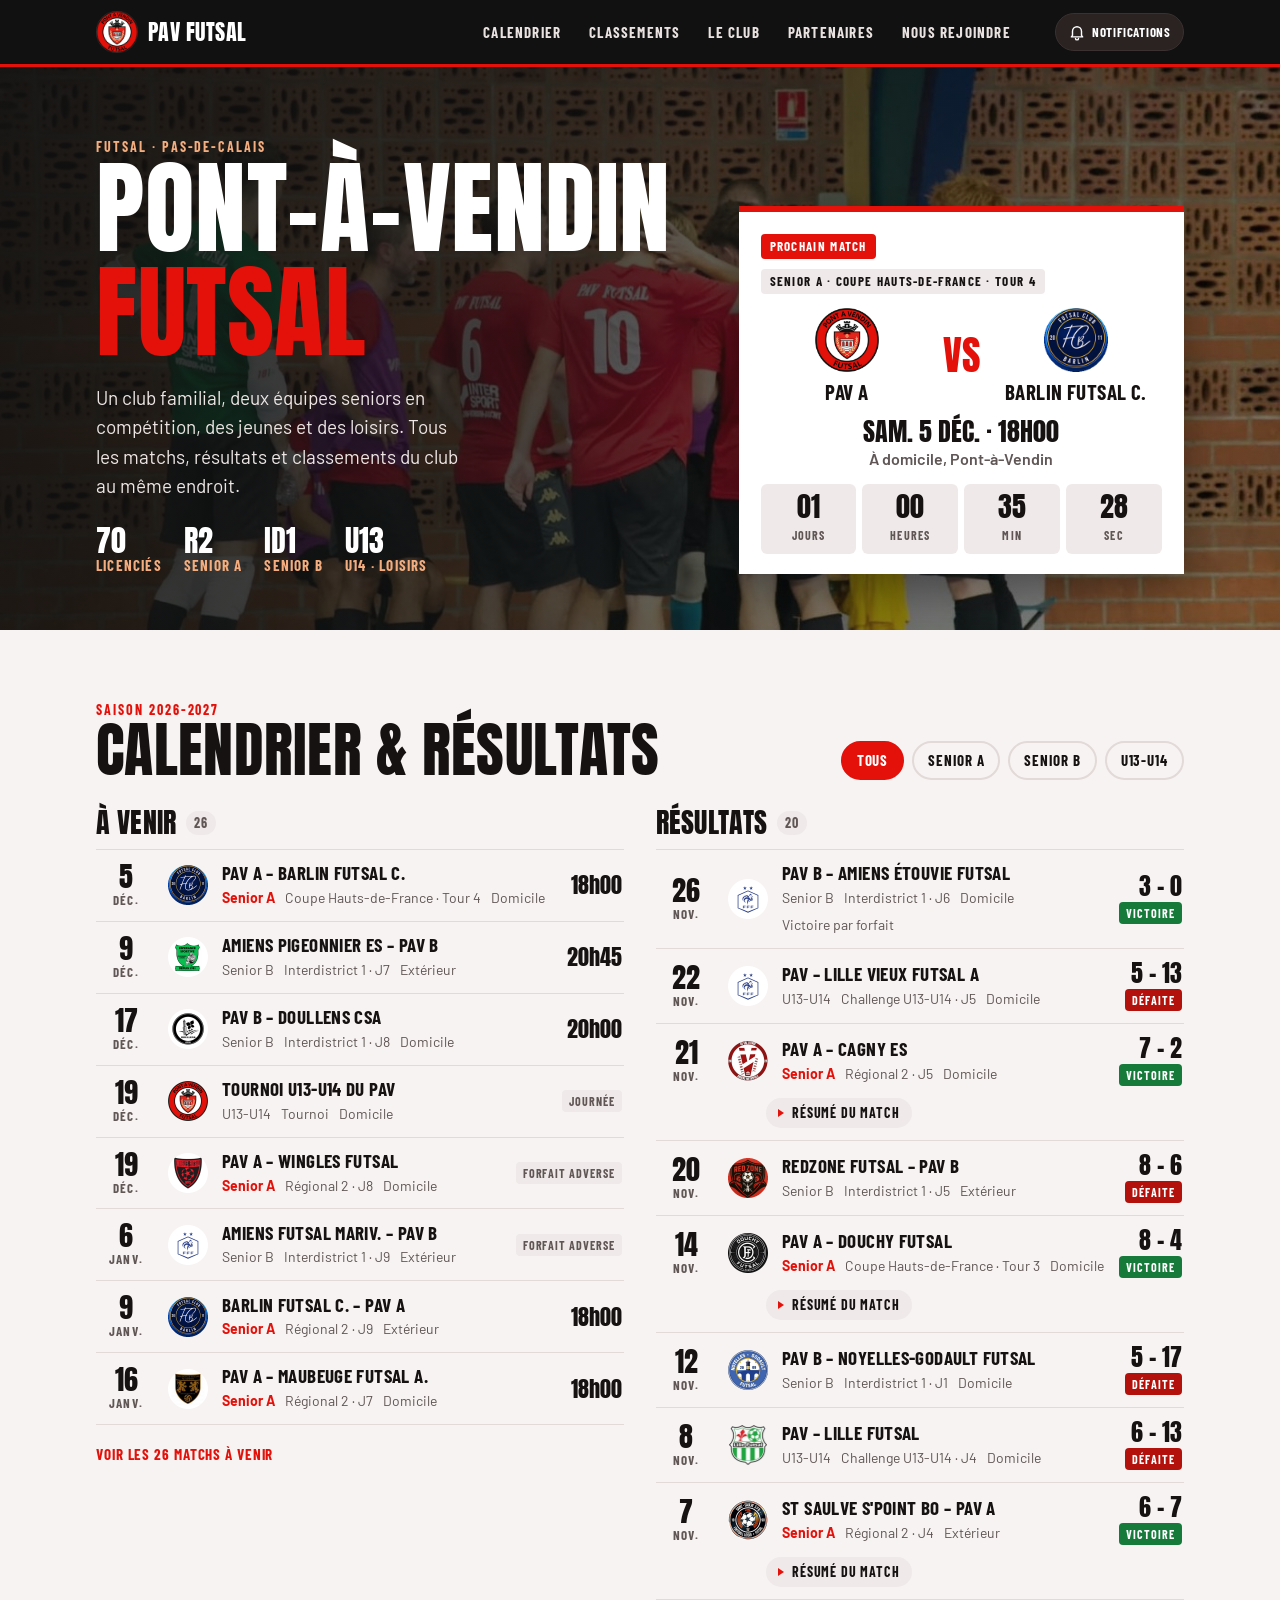
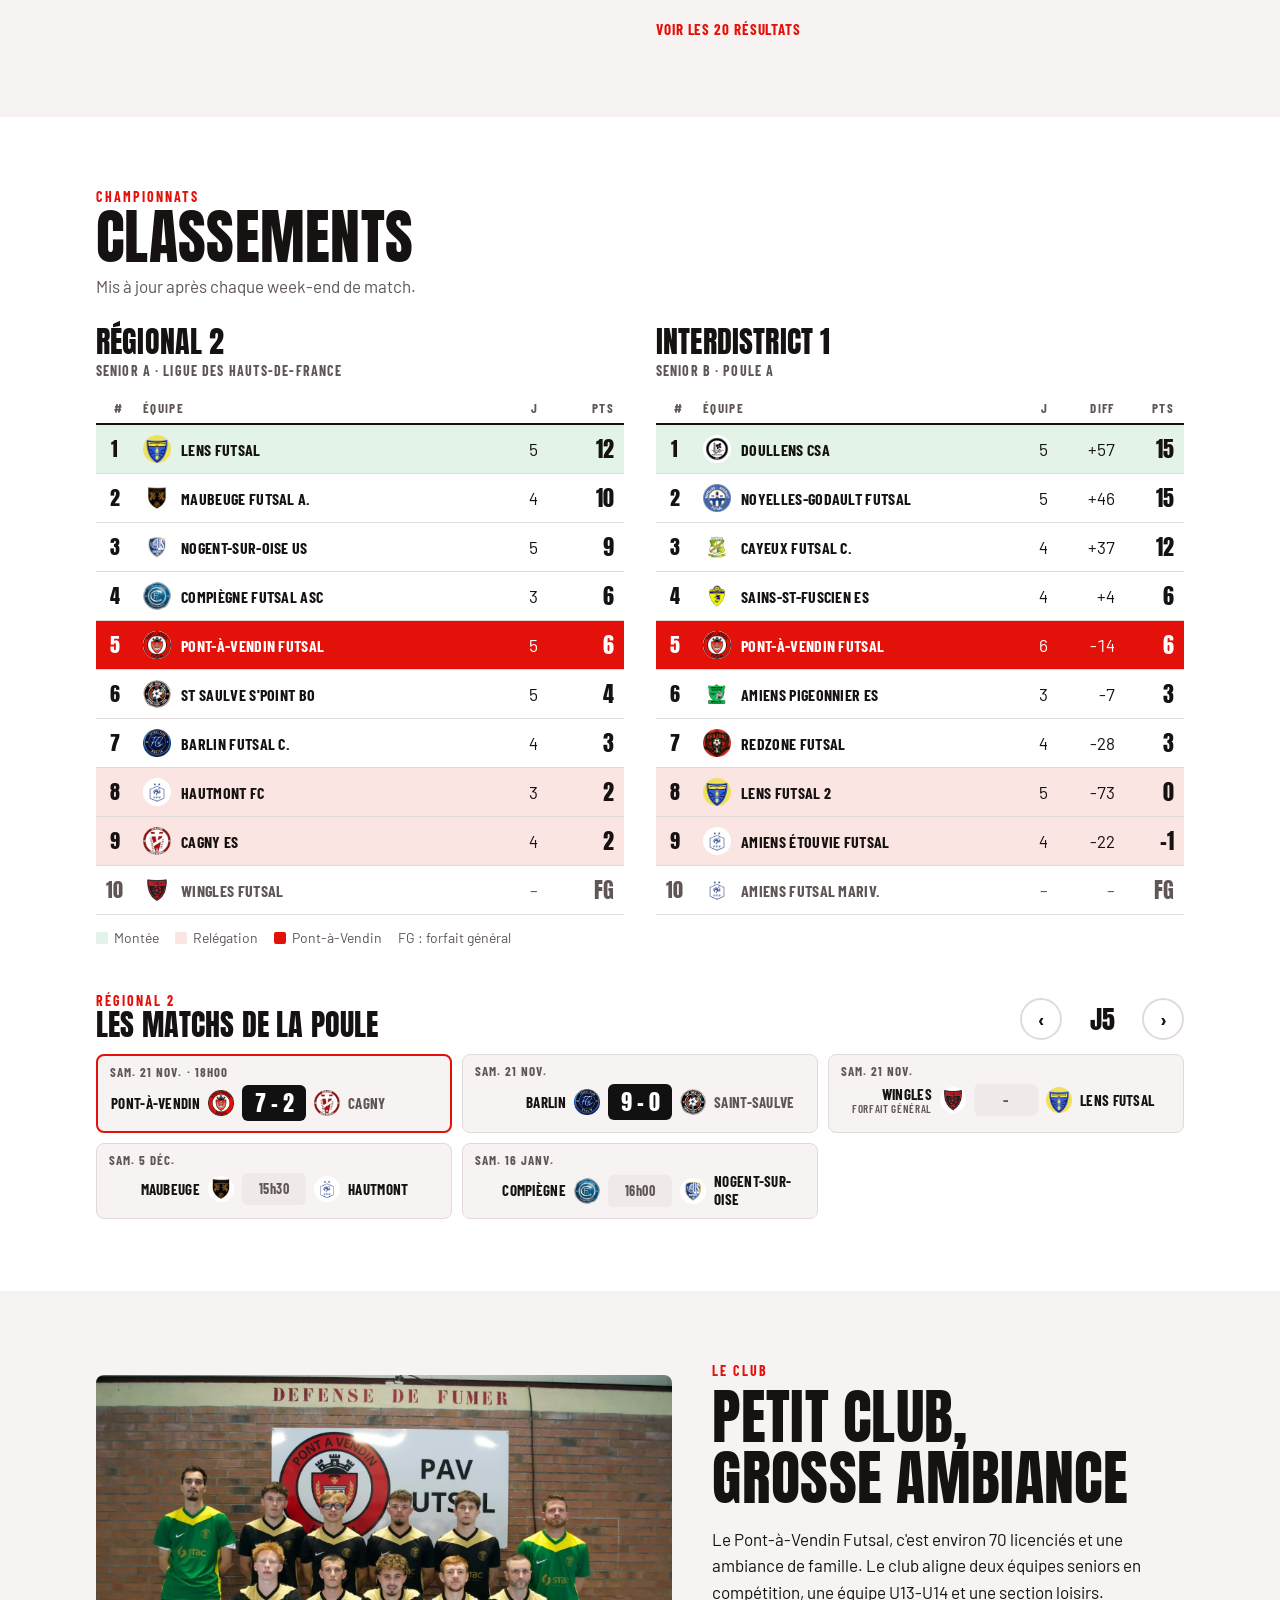
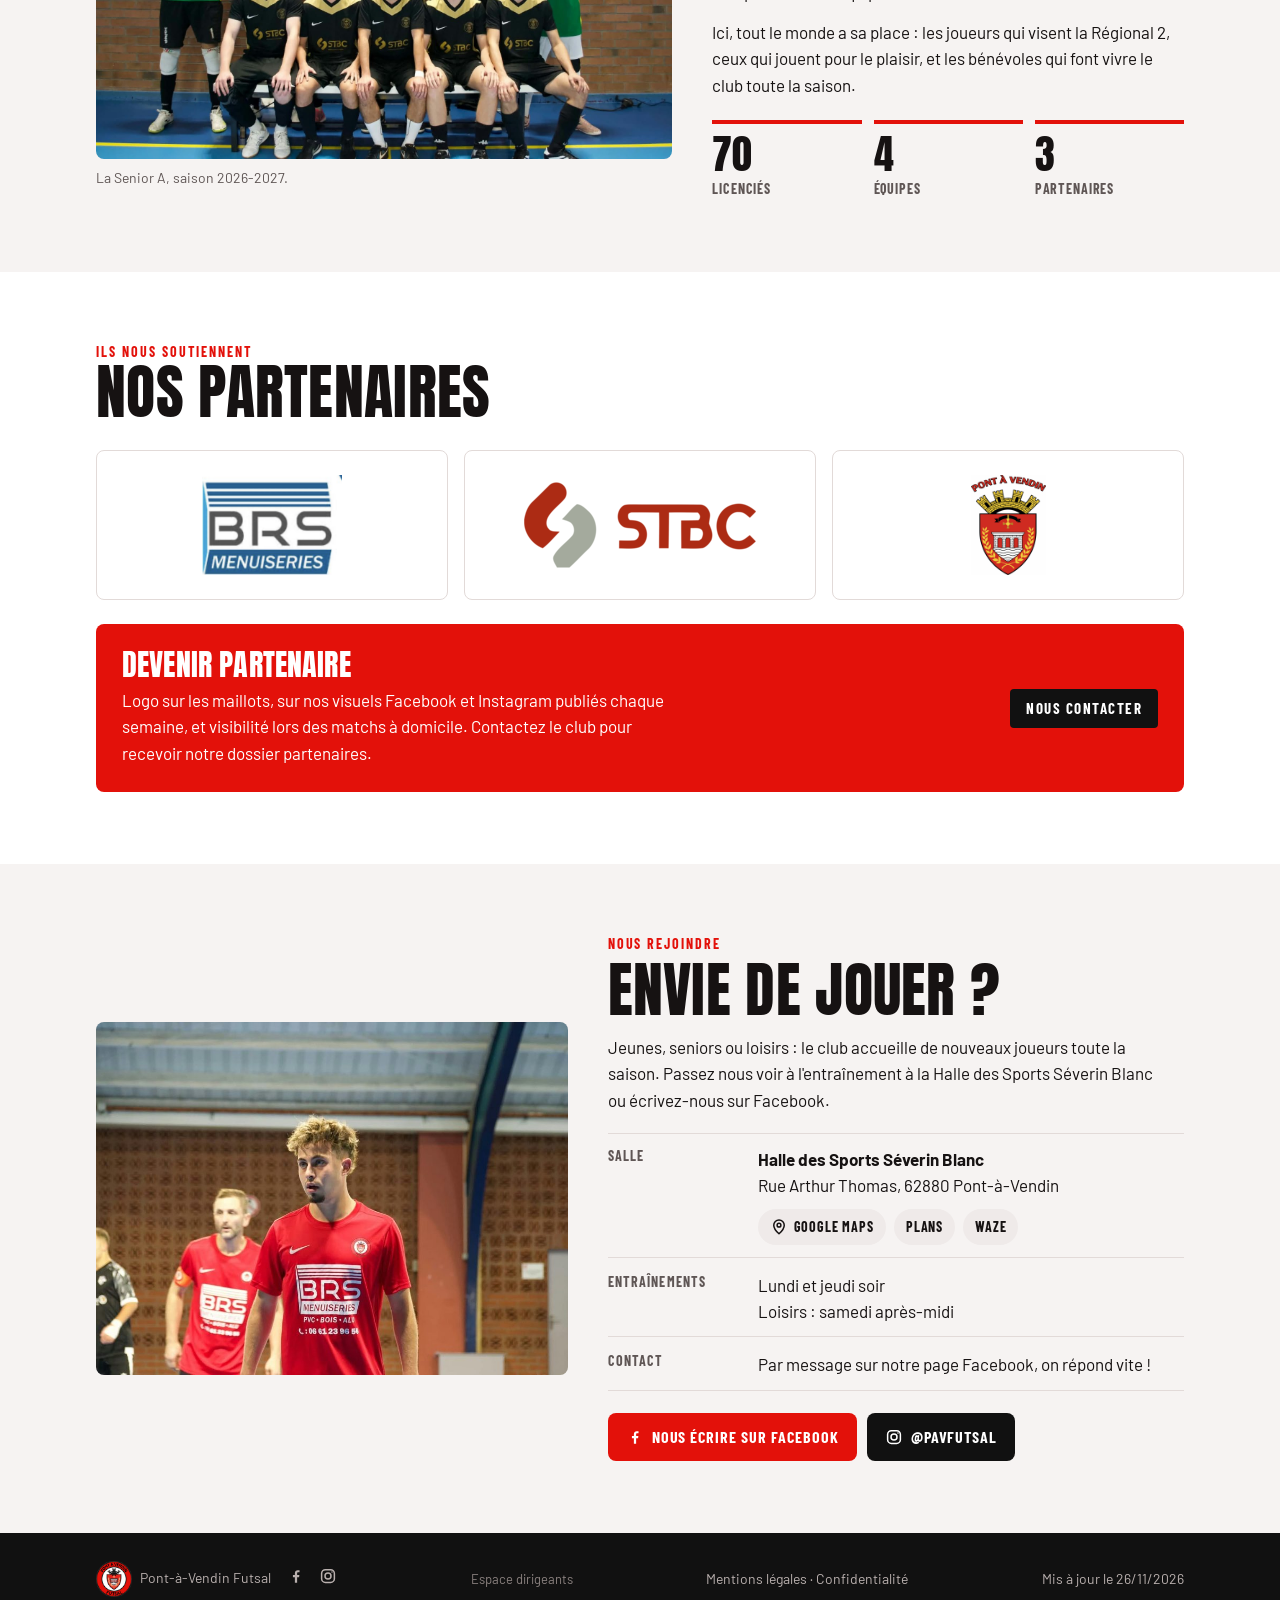
<file: index.html>
<!doctype html>
<html lang="fr">
<head>
<meta charset="utf-8">
<meta name="viewport" content="width=device-width,initial-scale=1,viewport-fit=cover">
<title>Pont-à-Vendin Futsal – Site officiel du club</title>
<meta name="description" content="Site officiel du Pont-à-Vendin Futsal (PAV Futsal) : calendrier, résultats, score en direct, classements R2 et ID1, résumés des matchs, partenaires et inscriptions.">
<link rel="canonical" href="https://pavfutsal.fr/">
<link rel="icon" type="image/png" href="assets/pav.png">
<link rel="apple-touch-icon" href="/icons/apple-touch-icon.png">
<meta name="theme-color" content="#111111">
<link rel="manifest" href="/manifest.webmanifest">
<meta name="apple-mobile-web-app-capable" content="yes">
<meta name="mobile-web-app-capable" content="yes">
<meta name="apple-mobile-web-app-status-bar-style" content="black-translucent">
<meta name="apple-mobile-web-app-title" content="PAV Futsal">
<meta name="application-name" content="PAV Futsal">

<meta property="og:type" content="website">
<meta property="og:locale" content="fr_FR">
<meta property="og:site_name" content="Pont-à-Vendin Futsal">
<meta property="og:title" content="Pont-à-Vendin Futsal – Site officiel du club">
<meta property="og:description" content="Calendrier, résultats, score en direct et classements du PAV Futsal.">
<meta property="og:url" content="https://pavfutsal.fr/">
<meta property="og:image" content="https://pavfutsal.fr/assets/og.jpg">
<meta property="og:image:width" content="1200">
<meta property="og:image:height" content="630">
<meta property="og:image:alt" content="L’appli du PAV est là : score en direct, notifications à chaque but, calendrier et classements sur pavfutsal.fr">
<meta name="twitter:card" content="summary_large_image">
<script type="application/ld+json">{"@context": "https://schema.org", "@type": "SportsTeam", "name": "Pont-à-Vendin Futsal", "alternateName": ["PAV Futsal", "PAV"], "sport": "Futsal", "url": "https://pavfutsal.fr/", "logo": "https://pavfutsal.fr/assets/pav.png", "image": "https://pavfutsal.fr/assets/equipe-a.jpg", "address": {"@type": "PostalAddress", "addressLocality": "Pont-à-Vendin", "postalCode": "62880", "addressRegion": "Hauts-de-France", "addressCountry": "FR"}, "memberOf": {"@type": "SportsOrganization", "name": "Ligue des Hauts-de-France de Football"}, "sameAs": ["https://www.facebook.com/profile.php?id=61572698814286", "https://www.instagram.com/pavfutsal/"], "location": {"@type": "SportsActivityLocation", "name": "Halle des Sports Séverin Blanc", "address": {"@type": "PostalAddress", "streetAddress": "Rue Arthur Thomas", "addressLocality": "Pont-à-Vendin", "postalCode": "62880", "addressCountry": "FR"}}}</script>
<style>:root{color-scheme:light;padding-top:env(safe-area-inset-top,0px);padding-bottom:env(safe-area-inset-bottom,0px)}body{margin:0}img{max-width:100%}[hidden]{display:none!important}</style>
<link rel="preload" href="/fonts/anton-latin-400-normal.woff2" as="font" type="font/woff2" crossorigin>
<link rel="stylesheet" href="/fonts/fonts.css">
<style>
/* Layout : bandeau photo + prochain match, puis sections pleine largeur alternées, contenu limité à 1120px */
:root{
  --rouge:#E3110A; --rouge-fonce:#9E0C07; --sable:#C97A3F;
  --bg:#F6F3F2; --surface:#FFFFFF; --surface-2:#EFEAE9; --fg:#161212; --muted:#5F5655; --line:#E2DAD8;
  --win:#167A3A; --draw:#7A7270; --loss:#B3120C; --zone-up:#E3F3E8; --zone-down:#FBE5E3;
  --on-rouge:#FFFFFF;
  --display:'Anton', Impact, 'Arial Narrow', sans-serif;
  --cond:'Barlow Condensed', 'Arial Narrow', Arial, sans-serif;
  --body:'Barlow', 'Segoe UI', Arial, sans-serif;
  --max:1120px;
}
@media (prefers-color-scheme: dark){ :root:not([data-theme="light"]){
  --bg:#121010; --surface:#1C1817; --surface-2:#262120; --fg:#F4EFEE; --muted:#B3A9A7; --line:#352E2D;
  --win:#3CC46A; --draw:#A79E9C; --loss:#FF5A50; --zone-up:#16301F; --zone-down:#3A1715; --sable:#F3AD7E; color-scheme:dark } }
:root[data-theme="dark"]{
  --bg:#121010; --surface:#1C1817; --surface-2:#262120; --fg:#F4EFEE; --muted:#B3A9A7; --line:#352E2D;
  --win:#3CC46A; --draw:#A79E9C; --loss:#FF5A50; --zone-up:#16301F; --zone-down:#3A1715; --sable:#F3AD7E; color-scheme:dark }

*{box-sizing:border-box}
html{scroll-behavior:smooth;scroll-padding-top:calc(env(safe-area-inset-top,0px) + 72px)}
@media (prefers-reduced-motion: reduce){html{scroll-behavior:auto}*{animation:none!important;transition:none!important}}
body{background:var(--bg);color:var(--fg);font:400 17px/1.55 var(--body)}
a{color:inherit}
:focus-visible{outline:3px solid var(--rouge);outline-offset:2px;border-radius:4px}
.wrap{max-width:var(--max);margin:0 auto;padding-left:max(16px,env(safe-area-inset-left,0px));padding-right:max(16px,env(safe-area-inset-right,0px))}
h1,h2,h3{font-family:var(--display);font-weight:400;line-height:1.02;letter-spacing:.005em;text-wrap:balance;margin:0}
.eyebrow{font:700 14px/1.2 var(--cond);letter-spacing:.14em;text-transform:uppercase;color:var(--rouge)}
.num{font-variant-numeric:tabular-nums}

/* En-tête */
body::before{content:"";position:fixed;inset:0 0 auto;height:env(safe-area-inset-top,0px);z-index:30;background:#111}
header.top{position:sticky;top:env(safe-area-inset-top,0px);z-index:20;background:#111;color:#fff;border-bottom:3px solid var(--rouge)}
header.top .wrap{display:flex;align-items:center;gap:20px;min-height:64px}
.brand{display:flex;align-items:center;gap:10px;text-decoration:none;flex-shrink:0}
.brand img{width:42px;height:42px}
.brand span{font:400 22px/1 var(--display);letter-spacing:.02em}
nav.menu{display:flex;gap:4px;overflow-x:auto;scrollbar-width:none;margin-left:auto;min-width:0}
nav.menu::-webkit-scrollbar{display:none}
nav.menu a{font:700 15px/1 var(--cond);letter-spacing:.08em;text-transform:uppercase;text-decoration:none;padding:10px 12px;border-radius:6px;white-space:nowrap;color:#E9E2E1}
nav.menu a:hover{background:#2A2322;color:#fff}
@media (max-width:760px){
  header.top .wrap{flex-wrap:wrap;gap:0;padding-block:8px 0}
  nav.menu{margin:0 -8px;width:calc(100% + 16px);padding-bottom:6px}
  .brand span{font-size:20px}
}

/* Bandeau */
.hero{position:relative;color:#fff;background:#111;overflow:hidden}
.hero img.bg{position:absolute;inset:0;width:100%;height:100%;object-fit:cover;object-position:50% 40%}
.hero::after{content:"";position:absolute;inset:0;background:linear-gradient(100deg,rgba(17,17,17,.92) 0%,rgba(17,17,17,.75) 45%,rgba(17,17,17,.25) 100%)}
.hero .wrap{position:relative;z-index:1;display:grid;grid-template-columns:minmax(0,1.15fr) minmax(0,.85fr);gap:40px;align-items:end;padding-block:72px 56px}
.hero h1{font-size:clamp(52px,8vw,104px);text-transform:uppercase}
.hero h1 em{font-style:normal;color:var(--rouge);display:block}
.hero p.lead{font-size:19px;max-width:34ch;color:#EDE6E5;margin:18px 0 0}
.facts{display:flex;flex-wrap:wrap;gap:10px 22px;margin-top:26px;font:700 15px/1.2 var(--cond);letter-spacing:.08em;text-transform:uppercase;color:#F3AD7E}
.facts b{font:400 30px/1 var(--display);color:#fff;letter-spacing:0;display:block}
@media (max-width:860px){.hero .wrap{grid-template-columns:1fr;padding-block:48px 32px}}

/* Carte prochain match */
.next{background:var(--surface);color:var(--fg);border-top:6px solid var(--rouge);box-shadow:0 18px 40px rgba(0,0,0,.35);padding:22px 22px 20px;display:flex;flex-direction:column;gap:14px}
.next .head{display:flex;justify-content:space-between;align-items:center;gap:10px;flex-wrap:wrap}
.tag{display:inline-block;font:700 13px/1 var(--cond);letter-spacing:.1em;text-transform:uppercase;padding:6px 9px;border-radius:4px;background:var(--surface-2);color:var(--fg)}
.tag.red{background:var(--rouge);color:var(--on-rouge)}
.tag.dark{background:#111;color:#fff}
.vs{display:grid;grid-template-columns:minmax(0,1fr) auto minmax(0,1fr);align-items:center;gap:10px;text-align:center}
.vs .team{font:700 21px/1.1 var(--cond);text-transform:uppercase;letter-spacing:.02em;min-width:0;overflow-wrap:anywhere}
.vs .team img{display:block;width:64px;height:64px;margin:0 auto 8px}
.crest{width:40px;height:40px;object-fit:contain;display:block}
.crest.mono{border-radius:50%;background:var(--surface-2);display:grid;place-items:center;font:400 15px/1 var(--display);color:var(--muted)}
.tbl .club-cell{display:flex;align-items:center;gap:10px}
.tbl .club-cell img,.tbl .club-cell .mono{width:28px;height:28px;flex-shrink:0;font-size:11px}
.tbl tr.pav .club-cell img{background:#fff;border-radius:50%}
.vs .team img.adv{display:block;width:64px;height:64px;margin:0 auto 8px;object-fit:contain}
.vs .team .mono{width:64px;height:64px;margin:0 auto 8px;border-radius:50%;background:var(--surface-2);display:grid;place-items:center;font:400 24px/1 var(--display);color:var(--muted)}
.vs .x{font:400 40px/1 var(--display);color:var(--rouge)}
.when{text-align:center;font:400 26px/1.1 var(--display);text-transform:uppercase}
.when small{display:block;font:600 16px/1.3 var(--body);text-transform:none;color:var(--muted);margin-top:4px}
.count{display:grid;grid-template-columns:repeat(4,1fr);gap:6px;text-align:center}
.count div{background:var(--surface-2);border-radius:6px;padding:8px 4px}
.count b{display:block;font:400 28px/1 var(--display)}
.count span{font:700 12px/1 var(--cond);letter-spacing:.1em;text-transform:uppercase;color:var(--muted)}

/* Sections */
section.block{padding-block:72px}
section.block.alt{background:var(--surface)}
.sec-head{display:flex;justify-content:space-between;align-items:end;gap:16px;flex-wrap:wrap;margin-bottom:28px}
.sec-head h2{font-size:clamp(38px,5vw,60px);text-transform:uppercase}
.sec-head p{margin:6px 0 0;color:var(--muted);max-width:60ch}

/* Filtres */
.chips{display:flex;gap:8px;flex-wrap:wrap}
.chip{font:700 15px/1 var(--cond);letter-spacing:.06em;text-transform:uppercase;padding:10px 14px;border-radius:999px;border:2px solid var(--line);background:transparent;color:var(--fg);cursor:pointer}
.chip[aria-pressed="true"]{background:var(--rouge);border-color:var(--rouge);color:var(--on-rouge)}

/* Calendrier */
.cal{display:grid;grid-template-columns:minmax(0,1fr) minmax(0,1fr);gap:32px}
@media (max-width:860px){.cal{grid-template-columns:1fr}}
.cal h3{font-size:28px;text-transform:uppercase;margin-bottom:12px;display:flex;align-items:center;gap:10px}
.cal h3 .n{font:700 14px/1 var(--cond);background:var(--surface-2);color:var(--muted);padding:5px 8px;border-radius:999px;letter-spacing:.06em}
.list{display:flex;flex-direction:column;border-top:1px solid var(--line)}
.m{display:grid;grid-template-columns:56px 40px minmax(0,1fr) auto;gap:14px;align-items:center;padding:12px 2px;border-bottom:1px solid var(--line)}
.m .d{text-align:center;line-height:1}
.m .d b{display:block;font:400 28px/1 var(--display)}
.m .d span{font:700 13px/1.3 var(--cond);letter-spacing:.08em;text-transform:uppercase;color:var(--muted)}
.m .t{min-width:0}
.m .t .opp{font:700 19px/1.2 var(--cond);text-transform:uppercase;letter-spacing:.02em;overflow-wrap:anywhere}
.m .t .meta{font-size:14px;color:var(--muted);display:flex;gap:6px 10px;flex-wrap:wrap;margin-top:2px}
.m .t .meta .team-a{color:var(--rouge);font-weight:700}
.m .r{text-align:right;display:flex;flex-direction:column;align-items:flex-end;gap:4px}
.score{font:400 24px/1 var(--display);white-space:nowrap}
.pill{font:700 12px/1 var(--cond);letter-spacing:.08em;text-transform:uppercase;padding:5px 7px;border-radius:4px;color:#fff;white-space:nowrap}
.pill.V{background:var(--win)} .pill.N{background:var(--draw)} .pill.D{background:var(--loss)}
.pill.FG{background:var(--surface-2);color:var(--muted)}
.hour{font:400 22px/1 var(--display)}
.recap-wrap{border-bottom:1px solid var(--line);padding:0 0 12px 110px;margin-top:-1px}
@media (max-width:480px){.recap-wrap{padding-left:0}}
.recap-btn{font:700 14px/1 var(--cond);letter-spacing:.06em;text-transform:uppercase;background:var(--surface-2);color:var(--fg);border:0;border-radius:999px;padding:8px 12px;cursor:pointer;display:inline-flex;align-items:center;gap:8px}
.recap-btn::before{content:"";width:0;height:0;border-left:6px solid var(--rouge);border-top:4px solid transparent;border-bottom:4px solid transparent;transition:transform .2s}
.recap-btn[aria-expanded="true"]::before{transform:rotate(90deg)}
.recap{margin-top:12px;display:flex;flex-direction:column;gap:12px}
.recap img{width:auto;max-width:100%;max-height:620px;border-radius:8px;display:block}
.recap p{margin:0;white-space:pre-line;font-size:16px;line-height:1.5}
.m.has-recap{border-bottom:0}
/* Frise du match (type appli de scores) */
.frise{background:var(--surface);border:1px solid var(--line);border-radius:8px;padding:6px 0;max-width:560px}
.frise .ev{display:grid;grid-template-columns:1fr 64px 1fr;align-items:center;gap:8px;padding:7px 14px;font-size:15px}
.frise .ev + .ev{border-top:1px solid var(--surface-2)}
.frise .ev .h{text-align:right}
.frise .ev .a{text-align:left}
.frise .ev .mid{text-align:center;font:400 17px/1 var(--display);font-variant-numeric:tabular-nums}
.frise .ev .mid small{display:block;font:700 12px/1.2 var(--cond);letter-spacing:.04em;color:var(--muted);margin-top:2px}
.frise .ev .who{font-weight:600}
.frise .ev .who.pav{color:var(--fg)}
.frise .ev .who.opp{color:var(--muted);font-weight:500}
.frise .ev .min{font:700 14px/1 var(--cond);color:var(--rouge);margin:0 6px}
.frise .sep{display:flex;align-items:center;justify-content:center;gap:10px;padding:9px 14px;background:var(--surface-2);font:700 14px/1 var(--cond);letter-spacing:.08em;text-transform:uppercase}
.frise .sep b{font:400 18px/1 var(--display);letter-spacing:0}
.frise .sep.ko{background:transparent;color:var(--muted)}
.frise .sep.ft{background:#111;color:#fff}
.frise .ev.cart .who{font-weight:500;color:var(--muted)}
.frise .ev.cart .who.pav{color:var(--fg)}
.frise .ev.cart .mid{font:700 14px/1 var(--cond);color:var(--muted)}

/* Jour de match + direct */
.matchday{background:var(--rouge);color:#fff}
.matchday .wrap{display:flex;align-items:center;gap:10px 18px;flex-wrap:wrap;padding-block:12px}
.matchday .lbl{font:400 20px/1 var(--display);letter-spacing:.03em;text-transform:uppercase;background:#111;color:#fff;padding:7px 10px;border-radius:4px}
.matchday .items{display:flex;gap:6px 22px;flex-wrap:wrap;font:700 17px/1.3 var(--cond);letter-spacing:.04em;text-transform:uppercase;min-width:0}
.matchday .items b{font:400 22px/1 var(--display);letter-spacing:0;margin:0 10px;background:#111;color:#fff;padding:3px 9px;border-radius:4px;display:inline-block}
.dot{display:inline-block;width:10px;height:10px;border-radius:50%;background:#fff;margin-right:6px;vertical-align:1px;animation:pulse 1.4s ease-in-out infinite}
.tag.red .dot{background:#fff}
@keyframes pulse{0%,100%{opacity:1}50%{opacity:.25}}
.live-score{text-align:center;font:400 64px/1 var(--display);font-variant-numeric:tabular-nums}
.live-phase{text-align:center;font:700 15px/1 var(--cond);letter-spacing:.1em;text-transform:uppercase;color:var(--muted)}
.live-maj{text-align:center;font-size:13px;color:var(--muted)}
.live-buts{display:flex;flex-wrap:wrap;justify-content:center;gap:6px 14px;font:700 15px/1.3 var(--cond);letter-spacing:.04em;text-transform:uppercase}
.live-buts span::before{content:"⚽ "}
.lv-buts{display:flex;flex-direction:column;gap:8px}
.lv-but{display:grid;grid-template-columns:auto minmax(0,1fr) 72px auto;gap:8px;align-items:center}
.lv-but b{font:400 18px/1 var(--display);color:var(--rouge);min-width:22px}
.lv-but select{width:100%;font:600 15px/1.2 var(--body);padding:9px 4px;border-radius:6px;border:1px solid var(--line);background:var(--bg);color:var(--fg)}
.lv-but input{width:100%;font:600 15px/1.2 var(--body);padding:9px 10px;border-radius:6px;border:1px solid var(--line);background:var(--bg);color:var(--fg)}
.lv-but button{width:34px;height:34px;border-radius:50%;border:0;background:var(--surface-2);color:var(--fg);font:700 18px/1 var(--body);cursor:pointer}
.lv-empty{font-size:14px;color:var(--muted);margin:0}
.lv-advn{font:600 15px/1.2 var(--body);color:var(--muted);padding:9px 0;overflow:hidden;text-overflow:ellipsis;white-space:nowrap}
.lv-cartbtns{display:grid;grid-template-columns:1fr 1fr;gap:8px;margin-bottom:8px}
.lv-cartbtns button{font:700 13px/1.2 var(--cond);letter-spacing:.03em;text-transform:uppercase;padding:9px 8px;border-radius:6px;border:1px solid var(--line);background:var(--bg);color:var(--fg);cursor:pointer;display:flex;align-items:center;gap:6px;justify-content:center;min-width:0}
.lv-cartbtns button span{overflow:hidden;text-overflow:ellipsis;white-space:nowrap}
.carte-ic{display:inline-block;width:11px;height:15px;border-radius:2px;flex-shrink:0;vertical-align:-2px}
.carte-ic.J{background:#F5C400}.carte-ic.R{background:#D3120B}
.lv-but.carte b{display:flex;align-items:center;justify-content:center}
.lv-pick{background:var(--bg);border:2px solid var(--rouge);border-radius:8px;padding:10px}
.lv-pick p{margin:0 0 8px;font:700 14px/1.2 var(--cond);letter-spacing:.06em;text-transform:uppercase}
.lv-chips{display:flex;flex-wrap:wrap;gap:6px}
.lv-chips button{font:700 15px/1 var(--cond);letter-spacing:.02em;padding:10px 11px;border-radius:999px;border:1px solid var(--line);background:var(--surface);color:var(--fg);cursor:pointer}
.lv-chips button.csc{border-style:dashed;color:var(--muted)}
/* Panneau score en direct (visible seulement pour les gestionnaires du site) */
.live-fab{position:fixed;right:calc(16px + env(safe-area-inset-right,0px));bottom:calc(16px + env(safe-area-inset-bottom,0px));z-index:40;font:700 16px/1 var(--cond);letter-spacing:.06em;text-transform:uppercase;background:#111;color:#fff;border:2px solid var(--rouge);border-radius:999px;padding:14px 18px;cursor:pointer;box-shadow:0 8px 24px rgba(0,0,0,.35)}
.live-panel{max-height:calc(100vh - 110px);overflow-y:auto;position:fixed;right:calc(16px + env(safe-area-inset-right,0px));bottom:calc(76px + env(safe-area-inset-bottom,0px));z-index:40;width:min(380px,calc(100vw - 32px));background:var(--surface);color:var(--fg);border-top:6px solid var(--rouge);border-radius:8px;box-shadow:0 18px 40px rgba(0,0,0,.4);padding:18px;display:flex;flex-direction:column;gap:14px}
.live-panel h3{font-size:26px;text-transform:uppercase}
.live-panel label{font:700 13px/1 var(--cond);letter-spacing:.1em;text-transform:uppercase;color:var(--muted);display:block;margin-bottom:6px}
.live-panel select{width:100%;font:600 16px/1.2 var(--body);padding:10px;border-radius:6px;border:1px solid var(--line);background:var(--bg);color:var(--fg)}
.steppers{display:grid;grid-template-columns:1fr 1fr;gap:12px}
.stepper{background:var(--bg);border-radius:6px;padding:10px;text-align:center}
.stepper .nm{font:700 14px/1.2 var(--cond);text-transform:uppercase;letter-spacing:.04em;min-height:34px;overflow-wrap:anywhere}
.stepper .row2{display:flex;align-items:center;justify-content:center;gap:12px;margin-top:6px}
.stepper output{font:400 40px/1 var(--display);min-width:44px;font-variant-numeric:tabular-nums}
.stepper button{width:40px;height:40px;border-radius:50%;border:0;font:700 22px/1 var(--body);cursor:pointer;background:var(--surface-2);color:var(--fg)}
.stepper button.plus{background:var(--rouge);color:#fff}
.live-actions{display:flex;gap:10px;flex-wrap:wrap}
.btn{font:700 15px/1 var(--cond);letter-spacing:.06em;text-transform:uppercase;padding:13px 16px;border-radius:6px;border:0;cursor:pointer}
.btn.main{background:var(--rouge);color:#fff;flex:1}
.btn.ghost{background:var(--surface-2);color:var(--fg)}
.live-msg{font-size:14px;color:var(--muted);margin:0;min-height:1em}

/* Journées de la poule */
.journees{margin-top:44px}
.jr-head{display:flex;justify-content:space-between;align-items:end;gap:12px;flex-wrap:wrap;margin-bottom:14px}
.jr-head h3{font-size:30px;text-transform:uppercase}
.jr-nav{display:flex;align-items:center;gap:8px}
.jr-nav button{width:42px;height:42px;border-radius:50%;border:2px solid var(--line);background:transparent;color:var(--fg);font:700 20px/1 var(--body);cursor:pointer}
.jr-nav button:disabled{opacity:.35;cursor:default}
.jr-nav output{font:400 26px/1 var(--display);min-width:64px;text-align:center}
.jr-list{display:grid;grid-template-columns:repeat(auto-fill,minmax(min(100%,340px),1fr));gap:10px}
.jm{background:var(--bg);border:1px solid var(--line);border-radius:8px;padding:10px 12px;display:flex;flex-direction:column;gap:6px;min-width:0}
.jm.pav{border:2px solid var(--rouge)}
.jm .when{font:700 13px/1 var(--cond);letter-spacing:.08em;text-transform:uppercase;color:var(--muted);text-align:left}
.jm .line{display:grid;grid-template-columns:minmax(0,1fr) auto minmax(0,1fr);align-items:center;gap:8px}
.jm .tm{display:flex;align-items:center;gap:8px;min-width:0;font:700 15px/1.15 var(--cond);text-transform:uppercase;letter-spacing:.02em}
.jm .tm.home{justify-content:flex-end;text-align:right}
.jm .tm img{width:26px;height:26px;object-fit:contain;flex-shrink:0}
.jm .tm span{min-width:0;overflow-wrap:break-word;hyphens:auto}
.jm .tm small{display:block;font:600 11px/1 var(--cond);color:var(--muted);letter-spacing:.06em}
.jm .tm.win span{color:var(--fg)} .jm .tm.lose span{color:var(--muted)}
.jm .sc{font:400 22px/1 var(--display);background:#111;color:#fff;border-radius:6px;padding:7px 10px;min-width:64px;text-align:center;font-variant-numeric:tabular-nums}
.jm .sc.todo{background:var(--surface-2);color:var(--muted);font:700 14px/1 var(--cond);letter-spacing:.04em;padding:9px 8px}
.more{margin-top:14px;font:700 15px/1 var(--cond);letter-spacing:.06em;text-transform:uppercase;background:none;border:0;color:var(--rouge);cursor:pointer;padding:8px 0}
.empty{color:var(--muted);padding:16px 0}

/* Classements */
.tables{display:grid;grid-template-columns:minmax(0,1fr) minmax(0,1fr);gap:32px}
@media (max-width:860px){.tables{grid-template-columns:1fr}}
.tbl-card h3{font-size:30px;text-transform:uppercase}
.tbl-card .sub{font:700 14px/1.3 var(--cond);letter-spacing:.08em;text-transform:uppercase;color:var(--muted);margin:4px 0 14px}
.tbl{width:100%;border-collapse:collapse;font-variant-numeric:tabular-nums}
.tbl th{font:700 13px/1 var(--cond);letter-spacing:.1em;text-transform:uppercase;color:var(--muted);text-align:right;padding:8px 10px;border-bottom:2px solid var(--fg)}
.tbl th:nth-child(2){text-align:left}
.tbl td{padding:10px;border-bottom:1px solid var(--line);text-align:right}
.tbl td:first-child{width:36px;text-align:center;font:400 20px/1 var(--display)}
.tbl td:nth-child(2){text-align:left;font:700 16px/1.2 var(--cond);text-transform:uppercase;letter-spacing:.02em}
.tbl td:last-child{font:400 22px/1 var(--display)}
.tbl tr.up td{background:var(--zone-up)}
.tbl tr.down td{background:var(--zone-down)}
.tbl tr.fg td{color:var(--muted)}
.tbl tr.pav td{background:var(--rouge);color:var(--on-rouge)}
.legend{display:flex;gap:16px;flex-wrap:wrap;margin-top:12px;font-size:14px;color:var(--muted)}
.legend i{display:inline-block;width:12px;height:12px;border-radius:2px;margin-right:6px;vertical-align:-1px}

/* Équipes */
.teams{display:grid;grid-template-columns:repeat(2,minmax(0,1fr));gap:20px}
@media (max-width:760px){.teams{grid-template-columns:1fr}}
.team-card{background:var(--bg);border:1px solid var(--line);border-radius:8px;padding:22px;display:flex;flex-direction:column;gap:12px}
.team-card .row{display:flex;justify-content:space-between;align-items:start;gap:10px;flex-wrap:wrap}
.team-card h3{font-size:34px;text-transform:uppercase}
.team-card p{margin:0;color:var(--muted)}
.roster{display:grid;grid-template-columns:repeat(2,minmax(0,1fr));gap:4px 16px;margin:4px 0 0;padding:0;list-style:none}
.roster li{display:flex;gap:10px;align-items:baseline;padding:5px 0;border-bottom:1px dashed var(--line);min-width:0}
.roster li b{font:400 18px/1 var(--display);color:var(--rouge);width:22px;flex-shrink:0;text-align:right}
.roster li span{font:700 16px/1.2 var(--cond);text-transform:uppercase;letter-spacing:.02em;overflow-wrap:anywhere}
.roster li span small{font:600 14px/1 var(--cond);color:var(--muted);letter-spacing:.04em;margin-left:4px}
.staff{display:flex;gap:8px;flex-wrap:wrap}

/* Le club */
.club{display:grid;grid-template-columns:minmax(0,1.1fr) minmax(0,.9fr);gap:40px;align-items:center}
@media (max-width:860px){.club{grid-template-columns:1fr}}
.club figure{margin:0}
.club figure img{width:100%;border-radius:8px;display:block}
.club figcaption{font-size:14px;color:var(--muted);margin-top:8px}
.club p{margin:0 0 14px;max-width:58ch}
.stats{display:grid;grid-template-columns:repeat(3,minmax(0,1fr));gap:12px;margin-top:22px}
.stats div{border-top:4px solid var(--rouge);padding-top:10px}
.stats b{display:block;font:400 40px/1 var(--display)}
.stats span{font:700 14px/1.2 var(--cond);letter-spacing:.06em;text-transform:uppercase;color:var(--muted)}

/* Partenaires */
.partners{display:grid;grid-template-columns:repeat(3,minmax(0,1fr));gap:16px}
@media (max-width:640px){.partners{grid-template-columns:1fr}}
.partner{background:#FFFFFF;border:1px solid var(--line);border-radius:8px;height:150px;display:grid;place-items:center;padding:18px}
.partner img{max-height:100px;max-width:80%;object-fit:contain}
.partner-cta{margin-top:24px;background:var(--rouge);color:var(--on-rouge);border-radius:8px;padding:26px;display:flex;justify-content:space-between;align-items:center;gap:16px;flex-wrap:wrap}
.partner-cta h3{font-size:30px;text-transform:uppercase}
.partner-cta p{margin:6px 0 0;max-width:56ch}

/* Rejoindre */
.join{display:grid;grid-template-columns:minmax(0,.9fr) minmax(0,1.1fr);gap:40px;align-items:center}
@media (max-width:860px){.join{grid-template-columns:1fr}}
.join img{width:100%;border-radius:8px;display:block;aspect-ratio:4/3;object-fit:cover;object-position:70% 30%;max-width:100%}
.contact{display:flex;flex-direction:column;gap:2px;margin-top:20px;border-top:1px solid var(--line)}
.contact div{display:grid;grid-template-columns:140px minmax(0,1fr);gap:10px;padding:12px 0;border-bottom:1px solid var(--line)}
.contact dt,.contact .k{font:700 14px/1.4 var(--cond);letter-spacing:.08em;text-transform:uppercase;color:var(--muted)}
.todo{color:var(--muted);font-style:italic}
@media (max-width:480px){.contact div{grid-template-columns:1fr;gap:2px}}
.itin{display:flex;flex-wrap:wrap;gap:8px;margin-top:10px}
.itin a{display:inline-flex;align-items:center;gap:6px;font:700 14px/1 var(--cond);letter-spacing:.06em;text-transform:uppercase;text-decoration:none;color:var(--fg);background:var(--surface-2);border-radius:999px;padding:9px 12px;min-height:36px;box-sizing:border-box}
.itin a:hover{background:var(--line)}
.socials{display:flex;flex-wrap:wrap;gap:10px;margin-top:22px}
.socials a{display:inline-flex;align-items:center;gap:8px;font:700 16px/1 var(--cond);letter-spacing:.06em;text-transform:uppercase;text-decoration:none;border-radius:8px;padding:14px 18px;min-height:48px;box-sizing:border-box}
.btn-fb{background:var(--rouge);color:#fff}.btn-fb:hover{background:var(--rouge-fonce)}
.btn-ig{background:#111;color:#fff}.btn-ig:hover{background:#333}
footer .soc{display:inline-flex;gap:14px;margin-left:16px;vertical-align:middle}footer .soc a{color:#B9B0AE}footer .soc a:hover{color:#fff}


footer{background:#111;color:#B9B0AE;padding-block:28px calc(28px + env(safe-area-inset-bottom,0px));font-size:14px}
footer .wrap{display:flex;justify-content:space-between;gap:12px;flex-wrap:wrap;align-items:center}
footer img{width:36px;height:36px;vertical-align:middle;margin-right:8px}
.lv-pin{display:flex;gap:10px}
.lv-pin input{flex:1;min-width:0;font:600 22px/1 var(--body);letter-spacing:.3em;text-align:center;padding:10px;border-radius:6px;border:1px solid var(--line);background:var(--bg);color:var(--fg)}
.prov{margin:8px 0 0;padding:8px 12px;border-radius:6px;background:#FFF4D6;color:#5C4300;font-size:14px;line-height:1.4}
.live-panel .lv-x{position:absolute;top:10px;right:10px;width:40px;height:40px;border-radius:50%;border:0;background:transparent;color:var(--muted);font-size:22px;line-height:1;cursor:pointer}.live-panel .lv-x:hover{background:var(--bg);color:var(--fg)}
footer .legal a{color:#B9B0AE;text-decoration:none}footer .legal a:hover{color:#fff;text-decoration:underline}
footer .staff{color:#8A817F;font-size:13px;text-decoration:none}
footer .staff:hover{color:#fff;text-decoration:underline}


/* Appli installée : la page défile dans un cadre, la barre du bas ne bouge plus.
   iOS 26 : la zone des éléments "fixed" est parfois plus courte que l'écran -> on cale tout sur 100dvh, en absolu */
html.app,html.app body{height:100%;overflow:hidden;overscroll-behavior:none}
html.app,html.app body{height:100dvh;max-height:100dvh}
html.app{padding:0!important;background:#111}
html.app body{position:relative;padding:0!important;margin:0;background:#111}
html.app body::before{content:"";position:absolute;left:0;right:0;top:0;height:env(safe-area-inset-top,0px);background:#111;z-index:40}
html.app nav.menu{display:none}
html.app header.top{top:0}
html.app header.top .wrap{flex-wrap:nowrap;padding-block:0}
html.app #appscroll{position:absolute;top:env(safe-area-inset-top,0px);left:0;right:0;bottom:0;background:var(--bg);overflow-y:auto;-webkit-overflow-scrolling:touch;overscroll-behavior-y:contain;scroll-behavior:smooth;scroll-padding-top:72px}
@media (max-width:760px){
  html.app #appscroll{bottom:calc(66px + env(safe-area-inset-bottom,0px))}
  html.app .tabbar{position:absolute;bottom:0}
}
/* ===== Appli (PWA) ===== */
.app-actions{display:flex;gap:8px;margin-left:12px;order:3}
nav.menu{order:2}
.app-btn{display:inline-flex;align-items:center;gap:6px;font:700 13px/1 var(--cond);letter-spacing:.06em;text-transform:uppercase;color:#fff;background:#2A2322;border:1px solid #3a3130;border-radius:999px;padding:9px 12px;cursor:pointer;white-space:nowrap;min-height:38px}
.app-btn:hover{background:#3a3130}
.app-btn.on{background:var(--rouge);border-color:var(--rouge)}
.tabbar{display:none}
@media (max-width:760px){
  .tabbar{display:grid;grid-template-columns:repeat(4,1fr);position:fixed;left:0;right:0;bottom:0;z-index:35;background:#111;border-top:3px solid var(--rouge);padding:6px 4px calc(6px + env(safe-area-inset-bottom,0px))}
  .tabbar a{display:flex;flex-direction:column;align-items:center;gap:3px;padding:6px 2px;min-height:48px;justify-content:center;text-decoration:none;color:#B9B0AE;font:700 12px/1 var(--cond);letter-spacing:.06em;text-transform:uppercase;border-radius:8px}
  .tabbar a.on{color:#fff}
  .tabbar a.on svg{color:var(--rouge)}
  body{padding-bottom:calc(72px + env(safe-area-inset-bottom,0px))}
  .live-fab{bottom:calc(88px + env(safe-area-inset-bottom,0px))!important}
  .live-panel{bottom:calc(148px + env(safe-area-inset-bottom,0px))!important;max-height:calc(100vh - 180px)!important}
  .app-actions{margin-left:auto;order:1}
  nav.menu{order:2}
  .app-btn span{display:none}
  .app-btn{padding:9px 10px}
  .toast{bottom:calc(90px + env(safe-area-inset-bottom,0px))!important}
}
@media (display-mode: standalone){ nav.menu{display:none} header.top .wrap{flex-wrap:nowrap;padding-block:0} }
.sheet-bg{position:fixed;inset:0;z-index:60;background:rgba(17,17,17,.6);display:flex;align-items:flex-end;justify-content:center}
.sheet{width:min(520px,100%);box-sizing:border-box;background:var(--surface);color:var(--fg);border-top:6px solid var(--rouge);border-radius:14px 14px 0 0;padding:22px 22px calc(22px + env(safe-area-inset-bottom,0px));display:flex;flex-direction:column;gap:14px}
.sheet h3{margin:0;font:400 30px/1.05 var(--display);text-transform:uppercase}
.sheet p{margin:0;color:var(--muted);font-size:16px}
.sheet ol{margin:0;padding:0;list-style:none;display:flex;flex-direction:column;gap:10px}
.sheet li{display:flex;align-items:center;gap:12px;font-size:17px}
.sheet li b.n{flex-shrink:0;width:30px;height:30px;border-radius:999px;background:var(--rouge);color:#fff;display:flex;align-items:center;justify-content:center;font:400 17px/1 var(--display)}
.sheet li svg{flex-shrink:0;color:var(--rouge)}
.sheet .btn{align-self:stretch;text-align:center}
.toast{position:fixed;left:50%;transform:translateX(-50%);bottom:24px;z-index:70;background:#111;color:#fff;border-left:6px solid var(--rouge);border-radius:8px;padding:14px 18px;font-size:16px;box-shadow:0 12px 30px rgba(0,0,0,.35);max-width:calc(100vw - 32px)}
.toast b{display:block;font:400 20px/1.1 var(--display);text-transform:uppercase;margin-bottom:2px}
</style>
</head>
<body>
<script>if(matchMedia("(display-mode: standalone)").matches||navigator.standalone===true)document.documentElement.classList.add("app");if(document.documentElement.classList.contains("app")){const f=()=>{if(window.scrollY||document.documentElement.scrollTop||document.body.scrollTop){window.scrollTo(0,0);document.body.scrollTop=0;}};addEventListener("scroll",f,{passive:true});addEventListener("hashchange",()=>setTimeout(f,60));addEventListener("pageshow",f);document.addEventListener("visibilitychange",()=>setTimeout(f,60));if(window.visualViewport)visualViewport.addEventListener("resize",()=>setTimeout(f,60));}</script>
<div id="appscroll">
<header class="top">
  <div class="wrap">
    <a class="brand" href="#accueil"><img src="assets/pav.png" alt="Logo du Pont-à-Vendin Futsal"><span>PAV FUTSAL</span></a>
    <nav class="menu" aria-label="Sections">
      <a href="#calendrier">Calendrier</a>
      <a href="#classements">Classements</a>
      <a href="#club">Le club</a>
      <a href="#partenaires">Partenaires</a>
      <a href="#rejoindre">Nous rejoindre</a>
    </nav>
    <div class="app-actions"><button type="button" class="app-btn" id="app-install" hidden><svg aria-hidden="true" width="18" height="18" viewBox="0 0 24 24" fill="none" stroke="currentColor" stroke-width="1.9" stroke-linecap="round" stroke-linejoin="round"><path d="M12 4v11M7.5 10.5 12 15l4.5-4.5"/><path d="M5 19.5h14"/></svg><span>Installer l’appli</span></button><button type="button" class="app-btn" id="app-notif" hidden aria-pressed="false"><svg aria-hidden="true" width="18" height="18" viewBox="0 0 24 24" fill="none" stroke="currentColor" stroke-width="1.9" stroke-linecap="round" stroke-linejoin="round"><path d="M6 16.5V11a6 6 0 0 1 12 0v5.5l1.5 2h-15l1.5-2Z"/><path d="M10 20.5a2 2 0 0 0 4 0"/></svg><span>Notifications</span></button></div>
  </div>
</header>
<div class="matchday" id="matchday" hidden><div class="wrap"><span class="lbl" id="md-lbl">Jour de match</span><div class="items" id="md-items"></div></div></div>

<main>
<section class="hero" id="accueil">
  <img class="bg" src="assets/temps-mort.jpg" alt="">
  <div class="wrap">
    <div>
      <div class="eyebrow" style="color:#F3AD7E">Futsal · Pas-de-Calais</div>
      <h1>Pont-à-Vendin <em>Futsal</em></h1>
      <p class="lead">Un club familial, deux équipes seniors en compétition, des jeunes et des loisirs. Tous les matchs, résultats et classements du club au même endroit.</p>
      <div class="facts"><span><b>70</b>licenciés</span><span><b>R2</b>Senior A</span><span><b>ID1</b>Senior B</span><span><b>U13</b>U14 · Loisirs</span></div>
    </div>
    <aside class="next" id="next" aria-label="Prochain match"></aside>
  </div>
</section>

<section class="block" id="calendrier">
  <div class="wrap">
    <div class="sec-head">
      <div><div class="eyebrow">Saison 2026-2027</div><h2>Calendrier &amp; résultats</h2></div>
      <div class="chips" role="group" aria-label="Filtrer par équipe">
        <button class="chip" id="f-tous" data-f="tous" aria-pressed="true">Tous</button>
        <button class="chip" id="f-a" data-f="A" aria-pressed="false">Senior A</button>
        <button class="chip" id="f-b" data-f="B" aria-pressed="false">Senior B</button>
        <button class="chip" id="f-u" data-f="U13-U14" aria-pressed="false">U13-U14</button>
      </div>
    </div>
    <div class="cal">
      <div><h3>À venir <span class="n num" id="n-up"></span></h3><div class="list" id="upcoming"></div><button class="more" id="more-up" hidden>Voir tous les matchs à venir</button></div>
      <div><h3>Résultats <span class="n num" id="n-res"></span></h3><div class="list" id="results"></div><button class="more" id="more-res" hidden>Voir tous les résultats</button></div>
    </div>
  </div>
</section>

<section class="block alt" id="classements">
  <div class="wrap">
    <div class="sec-head">
      <div><div class="eyebrow">Championnats</div><h2>Classements</h2><p>Mis à jour après chaque week-end de match.</p></div>
    </div>
    <div class="tables">
      <div class="tbl-card"><h3>Régional 2</h3><div class="sub">Senior A · Ligue des Hauts-de-France</div><p class="prov" id="prov-r2" hidden></p><div style="overflow-x:auto"><table class="tbl" id="t-r2"><thead><tr><th>#</th><th>Équipe</th><th>J</th><th>Pts</th></tr></thead><tbody></tbody></table></div></div>
      <div class="tbl-card"><h3>Interdistrict 1</h3><div class="sub">Senior B · Poule A</div><p class="prov" id="prov-id1" hidden></p><div style="overflow-x:auto"><table class="tbl" id="t-id1"><thead><tr><th>#</th><th>Équipe</th><th>J</th><th>Diff</th><th>Pts</th></tr></thead><tbody></tbody></table></div></div>
    </div>
    <div class="legend"><span><i style="background:var(--zone-up)"></i>Montée</span><span><i style="background:var(--zone-down)"></i>Relégation</span><span><i style="background:var(--rouge)"></i>Pont-à-Vendin</span><span>FG : forfait général</span></div>
    <div class="journees" id="journees-r2">
      <div class="jr-head"><div><div class="eyebrow">Régional 2</div><h3>Les matchs de la poule</h3></div>
        <div class="jr-nav"><button type="button" id="jr-prev" aria-label="Journée précédente">‹</button><output id="jr-num" aria-live="polite">J6</output><button type="button" id="jr-next" aria-label="Journée suivante">›</button></div></div>
      <div class="jr-list" id="jr-list"></div>
    </div>
  </div>
</section>


<section class="block" id="club">
  <div class="wrap club">
    <figure><img src="assets/equipe-a.jpg" alt="Photo officielle de la Senior A du Pont-à-Vendin Futsal en maillot noir et or devant le logo du club"><figcaption>La Senior A, saison 2026-2027.</figcaption></figure>
    <div>
      <div class="eyebrow">Le club</div>
      <h2 style="font-size:clamp(38px,5vw,60px);text-transform:uppercase;margin:6px 0 18px">Petit club, grosse ambiance</h2>
      <p>Le Pont-à-Vendin Futsal, c'est environ 70 licenciés et une ambiance de famille. Le club aligne deux équipes seniors en compétition, une équipe U13-U14 et une section loisirs.</p>
      <p>Ici, tout le monde a sa place : les joueurs qui visent la Régional 2, ceux qui jouent pour le plaisir, et les bénévoles qui font vivre le club toute la saison.</p>
      <div class="stats"><div><b class="num">70</b><span>Licenciés</span></div><div><b class="num">4</b><span>Équipes</span></div><div><b class="num">3</b><span>Partenaires</span></div></div>
    </div>
  </div>
</section>

<section class="block alt" id="partenaires">
  <div class="wrap">
    <div class="sec-head"><div><div class="eyebrow">Ils nous soutiennent</div><h2>Nos partenaires</h2></div></div>
    <div class="partners">
      <div class="partner"><img src="assets/brs.png" alt="BRS Menuiserie"></div>
      <div class="partner"><img src="assets/stbc.png" alt="STBC"></div>
      <div class="partner"><img src="assets/mairie.png" alt="Mairie de Pont-à-Vendin"></div>
    </div>
    <div class="partner-cta">
      <div><h3>Devenir partenaire</h3><p>Logo sur les maillots, sur nos visuels Facebook et Instagram publiés chaque semaine, et visibilité lors des matchs à domicile. Contactez le club pour recevoir notre dossier partenaires.</p></div>
      <a class="tag dark" href="#rejoindre" style="font-size:15px;padding:12px 16px;text-decoration:none">Nous contacter</a>
    </div>
  </div>
</section>

<section class="block" id="rejoindre">
  <div class="wrap join">
    <img src="assets/joueur.jpg" alt="Un joueur du PAV Futsal en maillot rouge pendant un match">
    <div>
      <div class="eyebrow">Nous rejoindre</div>
      <h2 style="font-size:clamp(38px,5vw,60px);text-transform:uppercase;margin:6px 0 14px">Envie de jouer ?</h2>
      <p style="margin:0;max-width:56ch">Jeunes, seniors ou loisirs : le club accueille de nouveaux joueurs toute la saison. Passez nous voir à l'entraînement à la Halle des Sports Séverin Blanc ou écrivez-nous sur Facebook.</p>
      <div class="contact">
        <div><span class="k">Salle</span><span><b>Halle des Sports Séverin Blanc</b><br>Rue Arthur Thomas, 62880 Pont-à-Vendin<span class="itin"><a href="https://www.google.com/maps/search/?api=1&amp;query=Halle%20des%20Sports%20S%C3%A9verin%20Blanc%2C%20Rue%20Arthur%20Thomas%2C%2062880%20Pont-%C3%A0-Vendin" target="_blank" rel="noopener"><svg aria-hidden="true" width="18" height="18" viewBox="0 0 24 24" fill="none" stroke="currentColor" stroke-width="2" stroke-linecap="round" stroke-linejoin="round"><path d="M12 21s-7-6.2-7-11.5a7 7 0 0 1 14 0C19 14.8 12 21 12 21Z"/><circle cx="12" cy="9.5" r="2.5"/></svg>Google Maps</a><a href="https://maps.apple.com/?q=Halle%20des%20Sports%20S%C3%A9verin%20Blanc%2C%20Rue%20Arthur%20Thomas%2C%2062880%20Pont-%C3%A0-Vendin" target="_blank" rel="noopener">Plans</a><a href="https://waze.com/ul?q=Halle%20des%20Sports%20S%C3%A9verin%20Blanc%2C%20Rue%20Arthur%20Thomas%2C%2062880%20Pont-%C3%A0-Vendin&amp;navigate=yes" target="_blank" rel="noopener">Waze</a></span></span></div>
        <div><span class="k">Entraînements</span><span>Lundi et jeudi soir<br>Loisirs : samedi après-midi</span></div>
        <div><span class="k">Contact</span><span>Par message sur notre page Facebook, on répond vite !</span></div>
      </div>
      <div class="socials"><a class="btn-fb" href="https://www.facebook.com/profile.php?id=61572698814286" target="_blank" rel="noopener"><svg aria-hidden="true" width="18" height="18" viewBox="0 0 24 24" fill="currentColor"><path d="M13.5 21v-7.5h2.6l.4-3h-3V8.6c0-.9.3-1.5 1.6-1.5h1.6V4.4c-.3 0-1.2-.1-2.3-.1-2.3 0-3.9 1.4-3.9 4v2.2H7.9v3h2.6V21h3Z"/></svg>Nous écrire sur Facebook</a><a class="btn-ig" href="https://www.instagram.com/pavfutsal/" target="_blank" rel="noopener"><svg aria-hidden="true" width="18" height="18" viewBox="0 0 24 24" fill="none" stroke="currentColor" stroke-width="2"><rect x="3.5" y="3.5" width="17" height="17" rx="5"/><circle cx="12" cy="12" r="4"/><circle cx="17.3" cy="6.7" r="1" fill="currentColor" stroke="none"/></svg>@pavfutsal</a></div>
    </div>
  </div>
</section>
</main>

<footer><div class="wrap"><span><img src="assets/pav.png" alt="">Pont-à-Vendin Futsal<span class="soc"><a href="https://www.facebook.com/profile.php?id=61572698814286" target="_blank" rel="noopener" aria-label="Facebook du club"><svg aria-hidden="true" width="18" height="18" viewBox="0 0 24 24" fill="currentColor"><path d="M13.5 21v-7.5h2.6l.4-3h-3V8.6c0-.9.3-1.5 1.6-1.5h1.6V4.4c-.3 0-1.2-.1-2.3-.1-2.3 0-3.9 1.4-3.9 4v2.2H7.9v3h2.6V21h3Z"/></svg></a><a href="https://www.instagram.com/pavfutsal/" target="_blank" rel="noopener" aria-label="Instagram du club"><svg aria-hidden="true" width="18" height="18" viewBox="0 0 24 24" fill="none" stroke="currentColor" stroke-width="2"><rect x="3.5" y="3.5" width="17" height="17" rx="5"/><circle cx="12" cy="12" r="4"/><circle cx="17.3" cy="6.7" r="1" fill="currentColor" stroke="none"/></svg></a></span></span><a href="#direct" class="staff">Espace dirigeants</a><span class="legal"><a href="/mentions-legales.html">Mentions légales</a> · <a href="/confidentialite.html">Confidentialité</a></span><span id="maj">Mis à jour le 26/11/2026</span></div></footer>

<script>
/* ===== DONNÉES DU CLUB (à mettre à jour) ===== */
// [équipe, date AAAA-MM-JJ, heure, compétition, journée, lieu D/E, adversaire, score PAV, score adv, statut]
const MATCHS = [
["U13-U14","2026-09-13","10:00","Challenge U13-U14","J1","E","La Bassée Futsal AS",6,3],
["A","2026-09-19","20:00","Coupe nationale","Tour 1","E","Lille Petit Terrain",11,2],
["U13-U14","2026-09-27","11:30","Challenge U13-U14","J2","E","Noyelles-Godault Futsal",0,16],
["A","2026-10-03","18:00","R2","J1","D","Compiègne Futsal ASC",6,8],
["A","2026-10-08","20:45","Coupe nationale","Tour 2","E","Grande-Synthe Futsal",5,6],
["U13-U14","2026-10-11","16:00","Challenge U13-U14","J3","D","Valenciennes FC",4,4],
["B","2026-10-15","20:00","ID1","J2","D","Sains-St-Fuscien ES",3,9],
["A","2026-10-17","17:00","R2","J2","E","Lens Futsal",2,7],
["B","2026-10-20","20:00","ID1","J3","E","Cayeux Futsal C.",4,10],
["A","2026-10-24","18:00","R2","J3","D","Nogent-sur-Oise US",5,8],
["A","2026-10-30","20:30","Coupe Hauts-de-France","Tour 2","E","Noeux-les-Mines Futsal",12,1],
["B","2026-11-05","20:00","ID1","J4","D","Lens Futsal 2",10,1],
["A","2026-11-07","19:00","R2","J4","E","St Saulve S'Point BO",7,6],
["U13-U14","2026-11-08","16:00","Challenge U13-U14","J4","D","Lille Futsal",6,13],
["B","2026-11-12","20:00","ID1","J1","D","Noyelles-Godault Futsal",5,17],
["A","2026-11-14","18:00","Coupe Hauts-de-France","Tour 3","D","Douchy Futsal",8,4],
["B","2026-11-20","21:00","ID1","J5","E","Redzone Futsal",6,8],
["A","2026-11-21","18:00","R2","J5","D","Cagny ES",7,2],
["U13-U14","2026-11-22","16:00","Challenge U13-U14","J5","D","Lille Vieux Futsal A",5,13],
["B","2026-11-26","20:00","ID1","J6","D","Amiens Étouvie Futsal",3,0,"F"], // forfait adverse, PAV B déclaré vainqueur 3-0
["A","2026-11-28","18:30","R2","J6","E","Hautmont FC"],
["A","2026-12-05","18:00","Coupe Hauts-de-France","Tour 4","D","Barlin Futsal C."],
["B","2026-12-09","20:45","ID1","J7","E","Amiens Pigeonnier ES"],
["B","2026-12-17","20:00","ID1","J8","D","Doullens CSA"],
["A","2026-12-19","18:00","R2","J8","D","Wingles Futsal",null,null,"FG"],
["U13-U14","2026-12-19","","Tournoi","","D","Tournoi U13-U14 du PAV"],
["B","2027-01-06","20:00","ID1","J9","E","Amiens Futsal Mariv.",null,null,"FG"],
["A","2027-01-09","18:00","R2","J9","E","Barlin Futsal C."],
["B","2027-01-21","20:30","ID1","J10","E","Sains-St-Fuscien ES"],
["A","2027-01-16","18:00","R2","J7","D","Maubeuge Futsal A."],
["A","2027-01-23","18:00","R2","J10","D","Lens Futsal"],
["B","2027-01-28","20:00","ID1","J11","D","Cayeux Futsal C."],
["A","2027-01-30","18:00","R2","J11","E","Nogent-sur-Oise US"],
["B","2027-02-03","20:30","ID1","J12","E","Lens Futsal 2"],
["A","2027-02-06","18:00","R2","J12","D","St Saulve S'Point BO"],
["B","2027-02-11","20:00","ID1","J13","D","Redzone Futsal"],
["A","2027-02-13","19:00","R2","J13","E","Cagny ES"],
["B","2027-03-11","20:30","ID1","J14","E","Amiens Étouvie Futsal"],
["A","2027-03-13","18:00","R2","J14","D","Hautmont FC"],
["B","2027-03-18","20:00","ID1","J15","D","Amiens Pigeonnier ES"],
["A","2027-03-20","15:30","R2","J15","E","Maubeuge Futsal A."],
["B","2027-03-29","20:45","ID1","J16","E","Doullens CSA"],
["A","2027-04-03","19:15","R2","J16","E","Wingles Futsal",null,null,"FG"],
["B","2027-04-08","20:00","ID1","J17","D","Amiens Futsal Mariv.",null,null,"FG"],
["A","2027-04-10","18:00","R2","J17","D","Barlin Futsal C."],
["B","2027-05-05","20:00","ID1","J18","E","Noyelles-Godault Futsal"],
["A","2027-05-08","16:00","R2","J18","E","Compiègne Futsal ASC"]
];
// Résumés d'après-match (équipe A) : clé "équipe|date"
const RESUMES = {
  "A|2026-10-30": { photo: "assets/recap-2026-10-30.jpg", alt: "Les joueurs du PAV célèbrent dans le vestiaire après la victoire à Nœux", texte: `𝐘𝐄𝐒𝐒𝐒𝐒 🔴⚪️

NŒUX FUTSAL 1-12 PAV

Elle fait du bien, celle-là ! 🔥

Notre équipe s’impose largement 12-1 face à Nœux Futsal en Coupe des Hauts-de-France ! 🏆

Un match plein de nos garçons, qui ont su imposer leur rythme et leur jeu tout au long de la rencontre, sans laisser d’espoir à leurs adversaires. 💪

Une belle victoire qui fait du bien au groupe et qui récompense le travail fourni !

Nous souhaitons une excellente saison à Nœux Futsal pour la suite. 🤝

Place au championnat ⚔️

🔴⚪️ 𝐀𝐋𝐋𝐄𝐙 𝐋𝐄 𝐏𝐀𝐕 !` },
  "A|2026-11-07": { photo: "assets/recap-2026-11-07.jpg", alt: "Les joueurs du PAV célèbrent dans le vestiaire après la victoire à Saint-Saulve", texte: `𝐏𝐑𝐄𝐌𝐈𝐄̀𝐑𝐄 𝐕𝐈𝐂𝐓𝐎𝐈𝐑𝐄 𝐄𝐍 𝐂𝐇𝐀𝐌𝐏𝐈𝐎𝐍𝐍𝐀𝐓 ! 🔴⚪️

SAINT-SAULVE 6-7 PAV

Notre équipe première décroche ses premiers points en championnat au terme d’un match complètement fou !

Notre équipe rentre aux vestiaires avec une avance de 3-0 avant de voir Saint-Saulve revenir progressivement dans la rencontre.

La fin de match est irrespirable, les deux équipes se rendent coup pour coup : 3-4, 3-5, 4-5, 4-6, 5-6, 5-7, 6-7… Jusqu’au coup de sifflet final !

Mais nos joueurs ont fait preuve de caractère, de solidarité et de combativité pour aller chercher cette première victoire de la saison ! 💪

Une victoire qui récompense les efforts du groupe et qui, on l’espère, lancera véritablement notre saison !

QUE ÇA FAIT DU BIEN ! ❤️🤍

🔴⚪️ 𝐀𝐋𝐋𝐄𝐙 𝐋𝐄 𝐏𝐀𝐕 !` },
  "A|2026-11-14": { photo: "assets/recap-2026-11-14.jpg", alt: "Les joueurs et les jeunes du PAV fêtent la qualification contre Douchy devant le but", texte: `𝐌𝐎𝐍𝐒𝐓𝐑𝐔𝐄𝐔𝐗 ! 🔥

PAV 8-4 DOUCHY

Menés 2-0 à la mi-temps face à Douchy, pensionnaire de Régional 1, nos joueurs ont totalement renversé la rencontre en seconde période pour s’imposer sur le score de 8-4 !

Une prestation de caractère, une énorme force collective et une qualification méritée pour le prochain tour de la Coupe des Hauts-de-France ! 🏆

Félicitations à tout le groupe pour cette magnifique victoire ! 👏

🔴⚪️ 𝐀𝐋𝐋𝐄𝐙 𝐋𝐄 𝐏𝐀𝐕 !` },
  "A|2026-11-21": { photo: "assets/recap-2026-11-21.jpg", alt: "Les joueurs du PAV posent devant le but après la victoire contre Cagny", texte: `𝐕𝐈𝐂𝐓𝐎𝐈𝐑𝐄𝐄𝐄𝐄𝐄 !!! 🔴⚪️🔥

PAV 7-2 CAGNY ES

Notre équipe première s’impose avec autorité face à Cagny lors de cette 5e journée du championnat de Régional 2 ! 💪

Un match plein de la part de nos joueurs, qui n’ont rien lâché du début à la fin pour aller chercher cette belle victoire à domicile !

Félicitations à tout le groupe pour cette performance ! 👏❤️🤍

🔴⚪️ 𝐀𝐋𝐋𝐄𝐙 𝐋𝐄 𝐏𝐀𝐕 !` }
};
// Régional 2 : toutes les journées [journée, date, heure, domicile, extérieur, buts dom, buts ext, forfait]
const R2_NOMS = {MAU:"Maubeuge Futsal A.",LEN:"Lens Futsal",PAV:"Pont-à-Vendin Futsal",COM:"Compiègne Futsal ASC",HAU:"Hautmont FC",NOG:"Nogent-sur-Oise US",CAG:"Cagny ES",STS:"St Saulve S'Point BO",WIN:"Wingles Futsal",BAR:"Barlin Futsal C."};
const R2_COURTS = {MAU:"Maubeuge",LEN:"Lens Futsal",PAV:"Pont-à-Vendin",COM:"Compiègne",HAU:"Hautmont",NOG:"Nogent-sur-Oise",CAG:"Cagny",STS:"Saint-Saulve",WIN:"Wingles",BAR:"Barlin"};
const R2_JOURNEES = [
[1,"2026-10-03","15:30","MAU","LEN",6,4],[1,"2026-10-03","18:00","PAV","COM",6,8],[1,"2026-10-03","18:30","HAU","NOG",3,7],[1,"2026-10-03","19:00","CAG","STS",3,4],[1,"2026-10-03","19:15","WIN","BAR",null,null,"WIN"],
[2,"2026-10-17","16:00","COM","BAR",11,4],[2,"2026-10-17","17:00","LEN","PAV",7,2],[2,"2026-10-17","18:00","NOG","MAU",3,4],[2,"2026-10-17","19:00","STS","HAU",5,5],[2,"2026-10-17","19:00","CAG","WIN",null,null,"WIN"],
[3,"2026-10-24","15:30","MAU","STS",8,5],[3,"2026-10-24","18:00","PAV","NOG",5,8],[3,"2026-10-24","18:00","BAR","LEN",1,4],[3,"2026-10-24","18:30","HAU","CAG",7,7],[3,"2026-10-24","19:15","WIN","COM",null,null,"WIN"],
[4,"2026-11-07","18:00","NOG","BAR",2,1],[4,"2026-11-07","18:30","LEN","COM",10,5],[4,"2026-11-07","18:30","HAU","WIN",null,null,"WIN"],[4,"2026-11-07","19:00","STS","PAV",6,7],[4,"2026-11-07","19:00","CAG","MAU",6,6],
[5,"2026-11-21","18:00","PAV","CAG",7,2],[5,"2026-11-21","","BAR","STS",9,0],[5,"2026-11-21","","WIN","LEN",null,null,"WIN"],[5,"2026-12-05","15:30","MAU","HAU",null,null],[5,"2027-01-16","16:00","COM","NOG",null,null],
[6,"2026-11-25","20:00","NOG","LEN",5,6],[6,"2026-11-28","15:30","MAU","WIN",null,null,"WIN"],[6,"2026-11-28","18:00","STS","COM",null,null],[6,"2026-11-28","18:30","HAU","PAV",null,null],[6,"2026-11-28","19:00","CAG","BAR",null,null],
[7,"2026-12-12","16:00","COM","CAG",null,null],[7,"2026-12-12","18:00","BAR","HAU",null,null],[7,"2026-12-12","18:30","LEN","STS",null,null],[7,"2026-12-12","19:15","WIN","NOG",null,null,"WIN"],[7,"2027-01-16","18:00","PAV","MAU",null,null],
[8,"2026-12-19","15:30","MAU","BAR",null,null],[8,"2026-12-19","18:00","STS","NOG",null,null],[8,"2026-12-19","18:00","PAV","WIN",null,null,"WIN"],[8,"2026-12-19","18:30","HAU","COM",null,null],[8,"2026-12-19","19:00","LEN","CAG",null,null],
[9,"2027-01-09","16:00","COM","MAU",null,null],[9,"2027-01-09","18:00","BAR","PAV",null,null],[9,"2027-01-09","18:00","NOG","CAG",null,null],[9,"2027-01-09","18:00","STS","WIN",null,null,"WIN"],[9,"2027-01-09","18:30","LEN","HAU",null,null],
[10,"2027-01-23","15:30","MAU","NOG",null,null],[10,"2027-01-23","18:00","PAV","LEN",null,null],[10,"2027-01-23","18:00","BAR","COM",null,null],[10,"2027-01-23","18:30","HAU","STS",null,null],[10,"2027-01-23","19:15","WIN","CAG",null,null,"WIN"],
[11,"2027-01-30","16:00","COM","WIN",null,null,"WIN"],[11,"2027-01-30","18:00","STS","MAU",null,null],[11,"2027-01-30","18:00","NOG","PAV",null,null],[11,"2027-01-30","18:30","LEN","BAR",null,null],[11,"2027-01-30","19:00","CAG","HAU",null,null],
[12,"2027-02-06","15:30","MAU","CAG",null,null],[12,"2027-02-06","16:00","COM","LEN",null,null],[12,"2027-02-06","18:00","BAR","NOG",null,null],[12,"2027-02-06","18:00","PAV","STS",null,null],[12,"2027-02-06","19:15","WIN","HAU",null,null,"WIN"],
[13,"2027-02-13","18:00","STS","BAR",null,null],[13,"2027-02-13","18:00","NOG","COM",null,null],[13,"2027-02-13","18:30","HAU","MAU",null,null],[13,"2027-02-13","18:30","LEN","WIN",null,null,"WIN"],[13,"2027-02-13","19:00","CAG","PAV",null,null],
[14,"2027-03-13","16:00","COM","STS",null,null],[14,"2027-03-13","18:00","PAV","HAU",null,null],[14,"2027-03-13","18:00","BAR","CAG",null,null],[14,"2027-03-13","18:30","LEN","NOG",null,null],[14,"2027-03-13","19:15","WIN","MAU",null,null,"WIN"],
[15,"2027-03-20","15:30","MAU","PAV",null,null],[15,"2027-03-20","18:00","STS","LEN",null,null],[15,"2027-03-20","18:00","NOG","WIN",null,null,"WIN"],[15,"2027-03-20","18:30","HAU","BAR",null,null],[15,"2027-03-20","19:00","CAG","COM",null,null],
[16,"2027-04-03","16:00","COM","HAU",null,null],[16,"2027-04-03","18:00","NOG","STS",null,null],[16,"2027-04-03","18:00","BAR","MAU",null,null],[16,"2027-04-03","19:00","CAG","LEN",null,null],[16,"2027-04-03","19:15","WIN","PAV",null,null,"WIN"],
[17,"2027-04-10","15:30","MAU","COM",null,null],[17,"2027-04-10","18:00","PAV","BAR",null,null],[17,"2027-04-10","18:30","HAU","LEN",null,null],[17,"2027-04-10","19:00","CAG","NOG",null,null],[17,"2027-04-10","19:15","WIN","STS",null,null,"WIN"],
[18,"2027-05-08","16:00","COM","PAV",null,null],[18,"2027-05-08","18:00","STS","CAG",null,null],[18,"2027-05-08","18:00","NOG","HAU",null,null],[18,"2027-05-08","18:00","BAR","WIN",null,null,"WIN"],[18,"2027-05-08","18:30","LEN","MAU",null,null]
];
// [rang, club, joués, (diff), points, zone] — zone : up / down / pav / fg
const CLASSEMENT_R2 = [[1,"Lens Futsal",5,12,"up"],[2,"Maubeuge Futsal A.",4,10,""],[3,"Nogent-sur-Oise US",5,9,""],[4,"Compiègne Futsal ASC",3,6,""],[5,"Pont-à-Vendin Futsal",5,6,"pav"],[6,"St Saulve S'Point BO",5,4,""],[7,"Barlin Futsal C.",4,3,""],[8,"Hautmont FC",3,2,"down"],[9,"Cagny ES",4,2,"down"],[10,"Wingles Futsal",null,"FG","fg"]];
const CLASSEMENT_ID1 = [[1,"Doullens CSA",5,"+57",15,"up"],[2,"Noyelles-Godault Futsal",5,"+46",15,""],[3,"Cayeux Futsal C.",4,"+37",12,""],[4,"Sains-St-Fuscien ES",4,"+4",6,""],[5,"Pont-à-Vendin Futsal",6,"-14",6,"pav"],[6,"Amiens Pigeonnier ES",3,"-7",3,""],[7,"Redzone Futsal",4,"-28",3,""],[8,"Lens Futsal 2",5,"-73",0,"down"],[9,"Amiens Étouvie Futsal",4,"-22",-1,"down"],[10,"Amiens Futsal Mariv.",null,"–","FG","fg"]];
/* ============================================= */

const $ = s => document.querySelector(s);
const LOGOS = [["pont-à-vendin","pav"],["marivaux","amiens-marivaux"],["barlin","barlin"],["cagny","cagny"],["cayeux","cayeux"],["compiègne","compiegne"],["doullens","doullens"],["lens futsal","lens"],["maubeuge","maubeuge"],["nogent","nogent"],["noyelles","noyelles"],["pigeonnier","pigeonnier"],["redzone","redzone"],["sains","sains"],["saulve","stsaulve"],["wingles","wingles"],["petit terrain","lille-pt"],["bassée","labassee"],["grande-synthe","grande-synthe"],["noeux","noeux"],["douchy","douchy"],["lille futsal","lille-futsal"]];
function logoSrc(name){ const n = name.toLowerCase(); const hit = LOGOS.find(([k]) => n.includes(k)); return `assets/logos/${hit ? hit[1] : 'fff'}.png`; }
function initiales(name){ return name.replace(/[^A-Za-zÀ-ÿ ]/g,'').split(' ').filter(w=>w.length>2).slice(0,2).map(w=>w[0]).join('').toUpperCase(); }
function crest(name, cls='crest'){ const src = logoSrc(name); return src ? `<img class="${cls}" src="${src}" alt="">` : `<span class="${cls} mono" aria-hidden="true">${initiales(name)}</span>`; }
const esc = s => String(s).replace(/[&<>"]/g, c => ({'&':'&amp;','<':'&lt;','>':'&gt;','"':'&quot;'}[c]));
const JOURS = ['dim.','lun.','mar.','mer.','jeu.','ven.','sam.'];
const MOIS = ['janv.','févr.','mars','avr.','mai','juin','juil.','août','sept.','oct.','nov.','déc.'];
const COMP = {"R2":"Régional 2","ID1":"Interdistrict 1"};
const LABEL = {"A":"Senior A","B":"Senior B","U13-U14":"U13-U14"};

const matchs = MATCHS.map(([eq,d,h,comp,j,lieu,adv,sp,sa,st]) => {
  const dt = new Date(d + 'T' + (h || '12:00') + ':00');
  return {eq,d,h,comp,j,lieu,adv,sp,sa,st,dt,joue: sp!=null && sa!=null};
});
const now = new Date();
const endOf = m => new Date(m.dt.getTime() + 2*3600e3);

function res(m){ if(!m.joue) return null; return m.sp>m.sa?'V':m.sp<m.sa?'D':'N'; }
function scoreTxt(m){ return m.lieu==='D' ? `${m.sp} – ${m.sa}` : `${m.sa} – ${m.sp}`; }
function compTxt(m){ return [COMP[m.comp]||m.comp, m.j].filter(Boolean).join(' · '); }

/* Frises des matchs : buteurs du PAV (nom + minute) et minutes des buts adverses.
   Remplies automatiquement par le score en direct, ou ici à la main pour les matchs passés. */
const FRISES = {
  "A|2026-11-21": { // PAV 7-2 Cagny
    buts: [{n:"Noah B.",m:"6"},{n:"Maxime L.",m:"9"},{n:"Keliann F.",m:"11"},{n:"Ryan S.",m:"18"},{n:"Maxime L.",m:"23"},{n:"Ghislain L.",m:"26"},{n:"Keliann F.",m:"39"}],
    adv: ["3","12"],
    cartons: [{e:"pav",c:"J",n:"Lucas H.",m:"19"}]
  },
  "A|2026-11-14": { // PAV 8-4 Douchy (Coupe HDF, tour 3)
    buts: [{n:"Keliann F.",m:"22"},{n:"Lucas H.",m:"23"},{n:"Timéo R.",m:"24"},{n:"Timéo R.",m:"27"},{n:"Timéo R.",m:"30"},{n:"Ghislain L.",m:"31"},{n:"Keliann F.",m:"37"},{n:"Noah B.",m:"39"}],
    adv: ["5","15","28","34"],
    cartons: [{e:"adv",c:"J",n:"",m:"26"},{e:"adv",c:"J",n:"",m:"37"},{e:"adv",c:"J",n:"",m:"38"},{e:"pav",c:"J",n:"Ghislain L.",m:"39"}]
  },
};
function friseDe(m){ return FRISES[m.eq+'|'+m.d] || m.frise || null; }
function friseHtml(m){
  const f = friseDe(m); if (!f) return '';
  const D = m.lieu === 'D', nomPav = `PAV ${m.eq}`, nomAdv = m.adv;
  const ev = [];
  (f.buts||[]).forEach(b => ev.push({ pav:true, n:b.n, m: parseInt(b.m,10) || null }));
  (f.adv||[]).forEach(x => ev.push({ pav:false, n:'', m: parseInt(typeof x === 'object' ? x.m : x,10) || null }));
  (f.cartons||[]).forEach(c => ev.push({ carte: c.c === 'R' ? 'R' : 'J', pav: c.e === 'pav', n: c.n || '', m: parseInt(c.m,10) || null }));
  ev.sort((a,b) => (a.m ?? 99) - (b.m ?? 99));
  let p = 0, a = 0, mt = null, html = `<div class="sep ko">Coup d’envoi${m.h ? ' · ' + m.h.replace(':','h') : ''}</div>`;
  const sc = () => D ? `${p} – ${a}` : `${a} – ${p}`;
  ev.forEach(e => {
    if (mt === null && e.m !== null && e.m > 20) { mt = sc(); html += `<div class="sep">Mi-temps <b>${mt}</b></div>`; }
    if (e.carte) {
      const aG = e.pav === D, ic = `<i class="carte-ic ${e.carte}" aria-label="Carton ${e.carte==='R'?'rouge':'jaune'}"></i>`;
      const nm = e.pav ? esc(e.n || nomPav) : esc(nomAdv), cl = `who ${e.pav?'pav':'opp'}`;
      html += `<div class="ev cart"><div class="h">${aG ? `<span class="${cl}">${nm} ${ic}</span>` : ''}</div><div class="mid">${e.m ? e.m + '’' : ''}</div><div class="a">${aG ? '' : `<span class="${cl}">${ic} ${nm}</span>`}</div></div>`;
      return;
    }
    if (e.pav) p++; else a++;
    const nom = e.pav ? (e.n === 'CSC' ? 'Contre son camp' : esc(e.n || 'But')) : esc(nomAdv);
    const aGauche = e.pav === D, cls = `who ${e.pav?'pav':'opp'}`;
    const min = e.m ? `${e.m}’` : '';
    const gauche = aGauche ? `<span class="${cls}">${nom} ⚽</span>` : '', droite = aGauche ? '' : `<span class="${cls}">⚽ ${nom}</span>`;
    html += `<div class="ev"><div class="h">${gauche}</div><div class="mid">${sc()}<small>${min}</small></div><div class="a">${droite}</div></div>`;
  });
  if (mt === null) html += `<div class="sep">Mi-temps <b>${sc()}</b></div>`;
  const fin = m.joue ? scoreTxt(m) : sc();
  html += `<div class="sep ft">Fin du match <b>${fin}</b></div>`;
  return `<div class="frise" aria-label="Déroulé du match">${html}</div>`;
}
function recapHtml(m){
  const r = RESUMES[m.eq+'|'+m.d], fr = friseHtml(m); if(!r && !fr) return '';
  const id = 'rc-'+m.eq+'-'+m.d;
  return `<div class="recap-wrap"><button class="recap-btn" aria-expanded="false" aria-controls="${id}">Résumé du match</button>
    <div class="recap" id="${id}" hidden>${fr}${r ? `<img src="${r.photo}" alt="${esc(r.alt||'')}"><p>${esc(r.texte)}</p>` : ''}</div></div>`;
}
document.addEventListener('click', e => {
  const b = e.target.closest('.recap-btn'); if(!b) return;
  const open = b.getAttribute('aria-expanded') !== 'true';
  b.setAttribute('aria-expanded', String(open)); document.getElementById(b.getAttribute('aria-controls')).hidden = !open;
  b.textContent = open ? 'Masquer le résumé' : 'Résumé du match';
});
function row(m){
  const d = m.dt; const r = res(m);
  let right = '';
  if (m.st==='FG') right = `<span class="pill FG">Forfait adverse</span>`;
  else if (r) right = `<span class="score num">${scoreTxt(m)}</span><span class="pill ${r}">${{V:'Victoire',N:'Nul',D:'Défaite'}[r]}</span>`;
  else right = m.h ? `<span class="hour num">${m.h.replace(':','h')}</span>` : `<span class="pill FG">Journée</span>`;
  const opp = m.comp==='Tournoi' ? esc(m.adv) : (m.lieu==='D' ? `PAV ${m.eq==='U13-U14'?'':m.eq} – ${esc(m.adv)}` : `${esc(m.adv)} – PAV ${m.eq==='U13-U14'?'':m.eq}`).replace(/\s+–/,' –');
  return `<div class="m${RESUMES[m.eq+'|'+m.d] || friseDe(m) ?' has-recap':''}"><div class="d"><b class="num">${d.getDate()}</b><span>${MOIS[d.getMonth()]}</span></div>
    ${m.comp==='Tournoi' ? '<img class="crest" src="assets/logos/pav.png" alt="">' : crest(m.adv)}<div class="t"><div class="opp">${opp}</div><div class="meta"><span class="${m.eq==='A'?'team-a':''}">${LABEL[m.eq]}</span><span>${esc(compTxt(m))}</span><span>${m.lieu==='D'?'Domicile':'Extérieur'}</span>${m.st==='F'?'<span>Victoire par forfait</span>':''}</div></div>
    <div class="r">${right}</div></div>${recapHtml(m)}`;
}

let filtre = 'tous', toutAfficher = false, tousRes = false;
function renderCal(){
  const f = m => filtre==='tous' || m.eq===filtre;
  const up = matchs.filter(m => f(m) && !m.joue && endOf(m) >= now).sort((a,b)=>a.dt-b.dt);
  const done = matchs.filter(m => f(m) && m.joue).sort((a,b)=>b.dt-a.dt);
  const lim = toutAfficher ? up : up.slice(0,8);
  $('#upcoming').innerHTML = lim.map(row).join('') || '<p class="empty">Aucun match à venir.</p>';
  $('#results').innerHTML = (tousRes ? done : done.slice(0,8)).map(row).join('') || '<p class="empty">Pas encore de résultat.</p>';
  $('#n-up').textContent = up.length; $('#n-res').textContent = done.length;
  const more = $('#more-up'); more.hidden = up.length <= 8;
  more.textContent = toutAfficher ? 'Réduire la liste' : `Voir les ${up.length} matchs à venir`;
  const mr = $('#more-res'); mr.hidden = done.length <= 8; mr.textContent = tousRes ? 'Réduire la liste' : `Voir les ${done.length} résultats`;
}
document.querySelectorAll('.chip').forEach(b => b.addEventListener('click', () => {
  filtre = b.dataset.f; toutAfficher = false; tousRes = false;
  document.querySelectorAll('.chip').forEach(x => x.setAttribute('aria-pressed', String(x===b)));
  renderCal();
}));
$('#more-up').addEventListener('click', () => { toutAfficher = !toutAfficher; renderCal(); });
$('#more-res').addEventListener('click', () => { tousRes = !tousRes; renderCal(); });

let LIVE = {};
const keyOf = m => m.eq + '|' + m.d;
const memeJour = (a, b) => a.getFullYear()===b.getFullYear() && a.getMonth()===b.getMonth() && a.getDate()===b.getDate();
function liveMatch(){
  if (!LIVE || !LIVE.key) return null;
  const m = matchs.find(x => keyOf(x) === LIVE.key);
  if (!m || (m.joue && !m.auto)) return null;
  return (memeJour(m.dt, now) || (now >= m.dt && (now - m.dt) < 12*3600e3)) ? m : null;
}
function liveButs(){ return (Array.isArray(LIVE.buts) ? LIVE.buts : []).filter(b => b && b.n); }
function butsHtml(){ const b = liveButs(); return b.length ? `<div class="live-buts">${b.map(x => `<span>${esc(x.n)}${x.m ? ' ' + esc(x.m) + '’' : ''}</span>`).join('')}</div>` : ''; }
function liveScoreTxt(m){ return m.lieu==='D' ? `${LIVE.pav} – ${LIVE.adv}` : `${LIVE.adv} – ${LIVE.pav}`; }
function renderMatchday(){
  $('#matchday').hidden = true;
  const today = matchs.filter(m => memeJour(m.dt, now) && m.st!=='FG' && !m.joue);
  const lm = liveMatch();
  if (lm && !today.includes(lm)) today.unshift(lm);
  if (!today.length) return;
  const enDirect = lm && LIVE.phase && LIVE.phase !== 'Avant-match' && LIVE.phase !== 'Terminé';
  $('#md-lbl').innerHTML = enDirect ? '<span class="dot"></span>En direct' : (lm && LIVE.phase==='Terminé' ? 'Score final' : 'Jour de match');
  $('#md-items').innerHTML = today.map(m => {
    const nom = m.comp==='Tournoi' ? esc(m.adv) : (m.lieu==='D' ? `PAV ${m.eq} – ${esc(m.adv)}` : `${esc(m.adv)} – PAV ${m.eq}`);
    if (m === lm && LIVE.phase && LIVE.phase !== 'Avant-match') { const g = m.lieu==='D' ? `PAV ${m.eq}` : esc(m.adv), d = m.lieu==='D' ? esc(m.adv) : `PAV ${m.eq}`; return `<span>${g}<b class="num">${liveScoreTxt(m)}</b>${d} · ${esc(LIVE.phase)}${liveButs().length ? ' · ⚽ ' + liveButs().map(x => esc(x.n)).join(', ') : ''}</span>`; }
    const quand = m.h ? `${m.h.replace(':','h')}` : 'Toute la journée';
    return `<span>${nom} · ${quand} · ${m.lieu==='D' ? 'à domicile, venez nombreux !' : 'à l’extérieur'}</span>`;
  }).join('');
  $('#matchday').hidden = false;
}
function renderNext(){
  const lm = liveMatch();
  const n = lm || matchs.filter(m => !m.joue && !m.st && m.comp!=='Tournoi' && (m.eq==='A'||m.eq==='B') && endOf(m) >= now).sort((a,b)=>a.dt-b.dt)[0];
  const box = $('#next');
  if(!n){ box.innerHTML = '<div class="when">Saison terminée</div>'; return; }
  const pav = `<div class="team"><img src="assets/pav.png" alt="">PAV ${n.eq}</div>`;
  const src = logoSrc(n.adv);
  const adv = `<div class="team">${src ? `<img class="adv" src="${src}" alt="">` : `<div class="mono" aria-hidden="true">${initiales(n.adv)}</div>`}${esc(n.adv)}</div>`;
  const d = n.dt;
  box.innerHTML = `<div class="head"><span class="tag red">Prochain match</span><span class="tag">${LABEL[n.eq]} · ${esc(compTxt(n))}</span></div>
    <div class="vs">${n.lieu==='D'?pav:adv}<div class="x">VS</div>${n.lieu==='D'?adv:pav}</div>
    <div class="when">${JOURS[d.getDay()]} ${d.getDate()} ${MOIS[d.getMonth()]} · ${n.h.replace(':','h')}<small>${n.lieu==='D'?'À domicile, Pont-à-Vendin':'À l’extérieur'}</small></div>
    <div class="count num" id="count" aria-live="off"></div>`;
  if (lm && LIVE.phase && LIVE.phase !== 'Avant-match') {
    const fini = LIVE.phase === 'Terminé';
    box.querySelector('.head .tag.red').innerHTML = fini ? 'Score final' : '<span class="dot"></span>En direct';
    clearInterval(window._tk);
    const c = $('#count'); c.className = ''; c.innerHTML = `<div class="live-score">${liveScoreTxt(n)}</div><div class="live-phase">${esc(LIVE.phase)}</div>` + butsHtml() + (LIVE.maj ? `<div class="live-maj">Mis à jour à ${new Date(LIVE.maj).toLocaleTimeString('fr-FR',{hour:'2-digit',minute:'2-digit'})}</div>` : '');
    return;
  }
  const tick = () => {
    let s = Math.max(0, Math.floor((n.dt - new Date())/1000));
    const v = [Math.floor(s/86400), Math.floor(s%86400/3600), Math.floor(s%3600/60), s%60];
    const el = $('#count'); if(!el) return;
    el.innerHTML = s===0 ? '<div style="grid-column:1/-1"><b>C\'est l\'heure !</b><span>Allez le PAV</span></div>'
      : ['jours','heures','min','sec'].map((u,i)=>`<div><b>${String(v[i]).padStart(2,'0')}</b><span>${u}</span></div>`).join('');
  };
  tick(); clearInterval(window._tk); window._tk = setInterval(tick, 1000);
}

function renderTables(){
  $('#t-r2 tbody').innerHTML = CLASSEMENT_R2.map(([p,t,j,pts,z]) => `<tr class="${z}"><td>${p}</td><td><span class="club-cell">${crest(t,'crest')}${esc(t)}</span></td><td>${j??'–'}</td><td>${pts}</td></tr>`).join('');
  $('#t-id1 tbody').innerHTML = CLASSEMENT_ID1.map(([p,t,j,df,pts,z]) => `<tr class="${z}"><td>${p}</td><td><span class="club-cell">${crest(t,'crest')}${esc(t)}</span></td><td>${j??'–'}</td><td>${df}</td><td>${pts}</td></tr>`).join('');
}

function renderJournees(){
  const box = $('#jr-list'); if (!box) return;
  const max = Math.max(...R2_JOURNEES.map(r => r[0]));
  // journée affichée au départ : la première qui a encore un match à jouer (hors forfaits)
  const aJouer = R2_JOURNEES.filter(r => r[5]==null && !r[7] && new Date(r[1]+'T23:59:00') >= now).sort((a,b) => a[1].localeCompare(b[1]));
  let cur = aJouer.length ? aJouer[0][0] : max;
  const fmt = d => { const x = new Date(d+'T12:00:00'); return `${JOURS[x.getDay()]} ${x.getDate()} ${MOIS[x.getMonth()]}`; };
  const draw = () => {
    const rows = R2_JOURNEES.filter(r => r[0]===cur);
    box.innerHTML = rows.map(([j,d,h,dom,ext,bd,be,fg]) => {
      const nd = R2_NOMS[dom], ne = R2_NOMS[ext], cd = R2_COURTS[dom], ce = R2_COURTS[ext], joue = bd!=null && be!=null;
      const cls = (t, mine, other) => joue ? (mine>other ? 'win' : mine<other ? 'lose' : '') : '';
      const tm = (k, n, side, mine, other) => `<div class="tm ${side} ${cls(k,mine,other)}">${side==='away'?`<img src="${logoSrc(n)}" alt="">`:''}<span>${esc(R2_COURTS[k])}${fg===k?'<small>Forfait général</small>':''}</span>${side==='home'?`<img src="${logoSrc(n)}" alt="">`:''}</div>`;
      const sc = fg ? '<div class="sc todo">–</div>' : joue ? `<div class="sc">${bd} – ${be}</div>` : `<div class="sc todo">${h ? h.replace(':','h') : '–'}</div>`;
      return `<div class="jm${dom==='PAV'||ext==='PAV'?' pav':''}"><div class="when">${fmt(d)}${h&&joue?' · '+h.replace(':','h'):''}</div><div class="line">${tm(dom,nd,'home',bd,be)}${sc}${tm(ext,ne,'away',be,bd)}</div></div>`;
    }).join('');
    $('#jr-num').textContent = 'J' + cur;
    $('#jr-prev').disabled = cur <= 1; $('#jr-next').disabled = cur >= max;
  };
  $('#jr-prev').addEventListener('click', () => { if (cur > 1) { cur--; draw(); } });
  $('#jr-next').addEventListener('click', () => { if (cur < max) { cur++; draw(); } });
  window.redrawJournees = draw;
  draw();
}
renderMatchday(); renderNext(); renderCal(); renderTables(); renderJournees();

/* ===== SCORE EN DIRECT =====
   Le score est stocké dans une petite application Google Apps Script (compte du club).
   Tout le monde le lit ; seul quelqu'un qui connaît le code peut le modifier, via pavfutsal.fr/#direct */
const LIVE_API = "https://script.google.com/macros/s/AKfycby2mtjx2N4PiSvAzmlZdeNwgT0I21TEV4HGU85kfwbcGnYAyzPb5QEmsP6lgJWWc5I/exec";
const PHASES = ['Avant-match','1re mi-temps','Mi-temps','2e mi-temps','Terminé'];
const apiOk = () => /^https:\/\/script\.google(usercontent)?\.com\//.test(LIVE_API);
function renderLive(){ renderMatchday(); renderNext(); }
// Scores enregistrés quand un match passe à « Terminé » (les résultats saisis dans le site restent prioritaires)
let RES_SIG = '';
function appliquerResultats(r){
  if (!r || typeof r !== 'object') return false;
  const sig = JSON.stringify(r); if (sig === RES_SIG) return false; RES_SIG = sig;
  matchs.forEach(m => { m.frise = null; if (m.auto) { m.sp = m.sa = null; m.joue = false; m.auto = false; } });
  matchs.forEach(m => {
    const x = r[keyOf(m)]; if (!x) return;
    if (Array.isArray(x.buts)) m.frise = { buts: x.buts, adv: Array.isArray(x.butsAdv) ? x.butsAdv : [], cartons: Array.isArray(x.cartons) ? x.cartons : [] };
    if (m.sp == null && m.sa == null && Number.isInteger(x.pav) && Number.isInteger(x.adv)) { m.sp = x.pav; m.sa = x.adv; m.joue = true; m.auto = true; }
  });
  classementProvisoire();
  return true;
}
/* Classement provisoire : intègre nos matchs terminés en direct, en attendant le classement officiel */
const CL_BASE = { r2: JSON.parse(JSON.stringify(CLASSEMENT_R2)), id1: JSON.parse(JSON.stringify(CLASSEMENT_ID1)) };
const JR_BASE = R2_JOURNEES.map(r => [r[5], r[6]]);
const sansAccent = s => String(s).toLowerCase().normalize('NFD').replace(/[\u0300-\u036f]/g, '').replace(/[^a-z0-9 ]/g, ' ');
const procheClub = (a, b) => { const B = sansAccent(b); return sansAccent(a).split(/\s+/).filter(w => w.length >= 3 && !['futsal','club','les'].includes(w)).filter(w => B.includes(w)).length; };
const estPav = n => /pont-.-vendin/i.test(n);
function trouverClub(liste, nom, champ){ let best = null, sc = 0; liste.forEach(x => { const s = procheClub(nom, champ(x)); if (s > sc) { sc = s; best = x; } }); return best; }
function classementProvisoire(){
  const tabs = { r2: CL_BASE.r2.map(r => r.slice()), id1: CL_BASE.id1.map(r => r.slice()) }, faits = { r2: [], id1: [] };
  R2_JOURNEES.forEach((r, i) => { r[5] = JR_BASE[i][0]; r[6] = JR_BASE[i][1]; });
  const pts = (a, b) => a > b ? 3 : a === b ? 1 : 0;
  matchs.filter(m => m.auto && (m.comp === 'R2' || m.comp === 'ID1')).sort((a, b) => a.dt - b.dt).forEach(m => {
    const k = m.comp === 'R2' ? 'r2' : 'id1', t = tabs[k];
    const pav = t.find(r => estPav(r[1])), adv = trouverClub(t.filter(r => !estPav(r[1])), m.adv, r => r[1]);
    const maj = (r, bp, bc) => { if (!r || r[2] == null) return; r[2] += 1;
      if (k === 'r2') r[3] += pts(bp, bc); else { const nd = (parseInt(r[3], 10) || 0) + bp - bc; r[3] = (nd > 0 ? '+' : '') + nd; r[4] += pts(bp, bc); } };
    maj(pav, m.sp, m.sa); maj(adv, m.sa, m.sp);
    faits[k].push(m);
    if (k === 'r2') {   // remplit aussi la journée de la poule
      const code = trouverClub(Object.keys(R2_NOMS).filter(c => c !== 'PAV'), m.adv, c => R2_NOMS[c]);
      const row = R2_JOURNEES.find(r => r[5] == null && ((r[3] === 'PAV' && r[4] === code) || (r[4] === 'PAV' && r[3] === code)));
      if (row) { row[5] = row[3] === 'PAV' ? m.sp : m.sa; row[6] = row[3] === 'PAV' ? m.sa : m.sp; }
    }
  });
  ['r2', 'id1'].forEach(k => {
    const t = tabs[k], pi = k === 'r2' ? 3 : 4, jeu = t.filter(r => r[2] != null), fg = t.filter(r => r[2] == null);
    if (faits[k].length) jeu.sort((a, b) => (b[pi] - a[pi]) || (k === 'id1' ? (parseInt(b[3], 10) - parseInt(a[3], 10)) : 0) || (a[0] - b[0]));
    jeu.forEach((r, i) => { r[0] = i + 1; r[r.length - 1] = estPav(r[1]) ? 'pav' : i === 0 ? 'up' : i >= jeu.length - 2 ? 'down' : ''; });
    const cible = k === 'r2' ? CLASSEMENT_R2 : CLASSEMENT_ID1; cible.splice(0, cible.length, ...jeu.concat(fg));
    const note = document.getElementById('prov-' + k);
    if (note) { note.hidden = !faits[k].length; note.textContent = faits[k].length ? 'Classement provisoire : intègre ' + faits[k].map(m => (m.lieu === 'D' ? `PAV ${m.eq} ${m.sp}-${m.sa} ${m.adv}` : `${m.adv} ${m.sa}-${m.sp} PAV ${m.eq}`) + ` (${m.dt.getDate()}/${m.dt.getMonth() + 1})`).join(', ') + ', en attendant les autres résultats de la journée.' : ''; }
  });
  renderTables(); if (window.redrawJournees) window.redrawJournees();
}
async function chargerLive(){
  if (!apiOk()) return;
  try {
    const r = await fetch(LIVE_API + '?t=' + Date.now(), { cache: 'no-store' });
    const j = await r.json();
    const nv = (j && j.live) || {};
    const chg = appliquerResultats(j && j.resultats);
    if (chg || JSON.stringify(nv) !== JSON.stringify(LIVE)) { LIVE = nv; renderLive(); if (chg) { renderCal(); } }
  } catch (e) {}
}
const infoMatch = k => { const m = matchs.find(x => keyOf(x) === k); return m ? { nom: m.adv, lieu: m.lieu, eq: m.eq } : {}; };
async function appel(corps){
  const r = await fetch(LIVE_API, { method: 'POST', body: JSON.stringify(corps) });
  return r.json();
}
chargerLive();
setInterval(() => { if (!document.hidden) chargerLive(); }, 20000);
document.addEventListener('visibilitychange', () => { if (!document.hidden) chargerLive(); });

let panneauOuvert = false;
function ouvrirDirect(){
  if (panneauOuvert || !apiOk()) return;
  panneauOuvert = true;
  let pin = ''; try { pin = sessionStorage.getItem('pav-pin') || ''; } catch(e) {}
  const login = document.createElement('div'); login.className = 'live-panel'; login.setAttribute('role','dialog'); login.setAttribute('aria-label','Accès au score en direct');
  login.innerHTML = `<button type="button" class="lv-x" id="lv-x" aria-label="Fermer">✕</button><h3>Score en direct</h3>
    <form id="lv-login"><label for="lv-code">Code d'accès</label>
    <div class="lv-pin"><input id="lv-code" type="password" inputmode="numeric" autocomplete="off" maxlength="8" required><button class="btn main" type="submit">Entrer</button></div></form>
    <p class="live-msg" id="lv-lmsg">Réservé aux dirigeants du club.</p>
    <button type="button" class="btn ghost" id="lv-fermer">Fermer</button>`;
  document.body.append(login);
  const fermer = () => { login.remove(); panneauOuvert = false; document.removeEventListener('keydown', echap);
    if (veutDirect()) { try { history.replaceState(null, '', location.pathname); } catch(e) {} } };
  const echap = e => { if (e.key === 'Escape') fermer(); };
  document.addEventListener('keydown', echap);
  $('#lv-x').addEventListener('click', fermer); $('#lv-fermer').addEventListener('click', fermer);
  const essayer = async (code) => {
    $('#lv-lmsg').textContent = 'Vérification…';
    try {
      const j = await appel({ action: 'login', pin: code });
      if (j.ok) { try { sessionStorage.setItem('pav-pin', code); } catch(e) {} login.remove(); document.removeEventListener('keydown', echap); LIVE = j.live || {}; renderLive(); initLive(code, j.joueurs || []); return; }
      try { sessionStorage.removeItem('pav-pin'); } catch(e) {}
      $('#lv-lmsg').textContent = j.error === 'locked' ? 'Trop d’essais. Réessaie dans 15 minutes.' : 'Code incorrect.';
    } catch (e) { $('#lv-lmsg').textContent = 'Connexion impossible. Vérifie ta connexion internet.'; }
  };
  $('#lv-login').addEventListener('submit', e => { e.preventDefault(); essayer($('#lv-code').value.trim()); });
  if (pin) essayer(pin); else $('#lv-code').focus();
}
function veutDirect(){ return location.hash === '#direct' || /[?&]direct\b/.test(location.search); }
if (veutDirect()) ouvrirDirect();
document.addEventListener('click', e => { const a = e.target.closest('a[href="#direct"]'); if (a) { e.preventDefault(); ouvrirDirect(); } });
window.addEventListener('hashchange', () => { if (veutDirect()) ouvrirDirect(); });

function initLive(pin, joueurs){
  const choix = matchs.filter(m => (m.eq==='A'||m.eq==='B') && (!m.joue || m.auto) && !m.st && m.comp!=='Tournoi' && (endOf(m) >= new Date(now - 12*3600e3))).sort((a,b)=>a.dt-b.dt).slice(0,4);
  if (!choix.length) return;
  const butsInit = Array.isArray(LIVE.buts) ? LIVE.buts.map(b => ({ n: b.n || '', m: b.m || '' })) : Array.from({ length: LIVE.pav || 0 }, () => ({ n: '', m: '' }));
  const advInit = Array.isArray(LIVE.butsAdv) ? LIVE.butsAdv.map(b => ({ m: (b && b.m) || '' })) : Array.from({ length: LIVE.adv || 0 }, () => ({ m: '' }));
  const cartInit = Array.isArray(LIVE.cartons) ? LIVE.cartons.map(c => ({ e: c.e === 'adv' ? 'adv' : 'pav', c: c.c === 'R' ? 'R' : 'J', n: c.n || '', m: c.m || '' })) : [];
  let etat = { key: (liveMatch() ? LIVE.key : keyOf(choix[0])), buts: butsInit, butsAdv: advInit, cartons: cartInit, phase: LIVE.phase||'Avant-match' };
  if (LIVE.key !== etat.key) { etat.buts = []; etat.butsAdv = []; etat.cartons = []; etat.phase = 'Avant-match'; }
  const fab = document.createElement('button'); fab.className = 'live-fab'; fab.type = 'button'; fab.textContent = 'Score en direct';
  const pan = document.createElement('div'); pan.className = 'live-panel'; pan.hidden = true; pan.setAttribute('role','dialog'); pan.setAttribute('aria-label','Score en direct');
  pan.innerHTML = `<h3>Score en direct</h3>
    <div><label for="lv-match">Match</label><select id="lv-match">${choix.map(m => `<option value="${keyOf(m)}">${LABEL[m.eq]} – ${esc(m.adv)} (${m.dt.getDate()}/${m.dt.getMonth()+1})</option>`).join('')}</select></div>
    <div class="steppers"><div class="stepper"><div class="nm" id="lv-nm-pav">PAV</div><div class="row2"><button type="button" data-t="pav" data-d="-1" aria-label="Retirer un but au PAV">−</button><output id="lv-pav">0</output><button type="button" class="plus" data-t="pav" data-d="1" aria-label="Ajouter un but au PAV">+</button></div></div>
    <div class="stepper"><div class="nm" id="lv-nm-adv">Adversaire</div><div class="row2"><button type="button" data-t="adv" data-d="-1" aria-label="Retirer un but à l'adversaire">−</button><output id="lv-adv">0</output><button type="button" class="plus" data-t="adv" data-d="1" aria-label="Ajouter un but à l'adversaire">+</button></div></div></div>
    <div><label>Buteurs du PAV</label><div class="lv-buts" id="lv-buts"></div></div>
    <div><label id="lv-advlbl">Buts adverses</label><div class="lv-buts" id="lv-butsadv"></div></div>
    <div><label>Cartons</label><div class="lv-cartbtns"><button type="button" data-carte="pav|J"><i class="carte-ic J"></i><span id="lv-cp1">PAV</span></button><button type="button" data-carte="pav|R"><i class="carte-ic R"></i><span id="lv-cp2">PAV</span></button><button type="button" data-carte="adv|J"><i class="carte-ic J"></i><span id="lv-ca1">Adversaire</span></button><button type="button" data-carte="adv|R"><i class="carte-ic R"></i><span id="lv-ca2">Adversaire</span></button></div><div class="lv-buts" id="lv-cartons"></div><datalist id="lv-jl"></datalist></div>
    <div class="lv-pick" id="lv-pick" hidden><p id="lv-pick-t">Qui a marqué ?</p><div class="lv-chips" id="lv-chips"></div></div>
    <div><label for="lv-phase">Moment du match</label><select id="lv-phase">${PHASES.map(p => `<option>${p}</option>`).join('')}</select></div>
    <div class="live-actions"><button type="button" class="btn main" id="lv-pub">Mettre à jour le site</button><button type="button" class="btn ghost" id="lv-stop">Arrêter le direct</button></div>
    <p class="live-msg" id="lv-msg">Les supporters voient le score après chaque mise à jour.</p>`;
  document.body.append(pan, fab);
  const majPick = (m) => {
    m = m || matchs.find(x => keyOf(x) === etat.key);
    const vide = etat.buts.findIndex(b => !b.n);
      const pick = $('#lv-pick');
      if (m.eq === 'A' && vide >= 0) {
        $('#lv-pick-t').textContent = `Qui a marqué le but ${vide + 1} ?`;
        $('#lv-chips').innerHTML = joueurs.map(n => `<button type="button" data-pick="${esc(n)}">${esc(n)}</button>`).join('') + '<button type="button" class="csc" data-pick="CSC">Contre son camp</button>';
        pick.hidden = false;
      } else pick.hidden = true;
  };
  const sync = () => {
    const m = matchs.find(x => keyOf(x) === etat.key);
    $('#lv-match').value = etat.key; $('#lv-pav').textContent = etat.buts.length;
    const lb = $('#lv-buts');
    lb.innerHTML = etat.buts.length ? etat.buts.map((b, i) => `<div class="lv-but"><b>${i+1}</b><input type="text" id="lv-bn-${i}" data-i="${i}" data-f="n" placeholder="Nom du buteur" aria-label="Buteur du but ${i+1}"><select id="lv-bm-${i}" data-i="${i}" data-f="m" aria-label="Minute du but ${i+1}"><option value="">Min.</option>${Array.from({length:40},(_,k)=>`<option value="${k+1}">${k+1}’</option>`).join('')}</select><button type="button" data-del="${i}" aria-label="Supprimer le but ${i+1}">×</button></div>`).join('') : '<p class="lv-empty">Appuie sur + côté PAV à chaque but, puis indique le buteur.</p>';
    etat.buts.forEach((b, i) => { $('#lv-bn-'+i).value = b.n; $('#lv-bm-'+i).value = b.m; });
    $('#lv-butsadv').innerHTML = etat.butsAdv.length ? etat.butsAdv.map((b, i) => `<div class="lv-but adv"><b>${i+1}</b><span class="lv-advn">But adverse</span><select id="lv-am-${i}" data-ai="${i}" aria-label="Minute du but adverse ${i+1}"><option value="">Min.</option>${Array.from({length:40},(_,k)=>`<option value="${k+1}">${k+1}’</option>`).join('')}</select><button type="button" data-adel="${i}" aria-label="Supprimer le but adverse ${i+1}">×</button></div>`).join('') : '<p class="lv-empty">Appuie sur + côté adversaire à chaque but encaissé, puis choisis la minute.</p>';
    etat.butsAdv.forEach((b, i) => { $('#lv-am-'+i).value = b.m; });
    $('#lv-cartons').innerHTML = etat.cartons.map((c, i) => `<div class="lv-but carte"><b><i class="carte-ic ${c.c}"></i></b>${c.e === 'pav' ? `<input type="text" id="lv-cn-${i}" data-ci="${i}" data-cf="n" list="lv-jl" placeholder="Joueur du PAV" aria-label="Joueur averti">` : `<span class="lv-advn">${esc(m.adv)}</span>`}<select id="lv-cm-${i}" data-ci="${i}" data-cf="m" aria-label="Minute du carton"><option value="">Min.</option>${Array.from({length:40},(_,k)=>`<option value="${k+1}">${k+1}’</option>`).join('')}</select><button type="button" data-cdel="${i}" aria-label="Supprimer le carton">×</button></div>`).join('');
    etat.cartons.forEach((c, i) => { const n = $('#lv-cn-'+i); if (n) n.value = c.n; $('#lv-cm-'+i).value = c.m; });
    $('#lv-jl').innerHTML = m.eq === 'A' ? joueurs.map(n => `<option value="${esc(n)}">`).join('') : '';
    $('#lv-ca1').textContent = $('#lv-ca2').textContent = m.adv; $('#lv-cp1').textContent = $('#lv-cp2').textContent = 'PAV ' + m.eq;
    majPick(m); $('#lv-adv').textContent = etat.butsAdv.length; $('#lv-phase').value = etat.phase;
    $('#lv-nm-pav').textContent = 'PAV ' + m.eq; $('#lv-nm-adv').textContent = m.adv; $('#lv-advlbl').textContent = 'Buts de ' + m.adv;
  };
  sync();
  let ouvert = true;
  const setOpen = v => { pan.hidden = !v; fab.textContent = v ? 'Fermer' : 'Score en direct'; try { sessionStorage.setItem('pav-live-open', v ? '1' : '0'); } catch(e) {} };
  setOpen(ouvert);
  fab.addEventListener('click', () => setOpen(pan.hidden));
  pan.addEventListener('click', e => {
    const pk = e.target.closest('button[data-pick]');
    if (pk) { const i = etat.buts.findIndex(b => !b.n); if (i >= 0) { etat.buts[i].n = pk.dataset.pick; sync(); } return; }
    const ca = e.target.closest('button[data-carte]');
    if (ca) { const [eq, c] = ca.dataset.carte.split('|'); etat.cartons.push({ e: eq, c, n: '', m: '' }); sync(); return; }
    const cdel = e.target.closest('button[data-cdel]');
    if (cdel) { etat.cartons.splice(Number(cdel.dataset.cdel), 1); sync(); return; }
    const adel = e.target.closest('button[data-adel]');
    if (adel) { etat.butsAdv.splice(Number(adel.dataset.adel), 1); sync(); return; }
    const del = e.target.closest('button[data-del]');
    if (del) { etat.buts.splice(Number(del.dataset.del), 1); sync(); return; }
    const b = e.target.closest('button[data-t]'); if (!b) return;
    const d = Number(b.dataset.d);
    if (b.dataset.t === 'pav') {
      if (d > 0) { etat.buts.push({ n: '', m: '' }); sync(); const mm = matchs.find(x => keyOf(x) === etat.key); const inp = $('#lv-bn-' + (etat.buts.length - 1)); if (inp && mm && mm.eq !== 'A') inp.focus(); }
      else { etat.buts.pop(); sync(); }
    } else { if (d > 0) etat.butsAdv.push({ m: '' }); else etat.butsAdv.pop(); sync(); }
  });
  pan.addEventListener('change', e => { const t = e.target; if (t.dataset && t.dataset.ai != null) etat.butsAdv[Number(t.dataset.ai)].m = t.value; });
  pan.addEventListener('input', e => { const t = e.target; if (t.dataset && t.dataset.ci != null) etat.cartons[Number(t.dataset.ci)][t.dataset.cf] = t.value.slice(0, 40); });
  pan.addEventListener('input', e => { const t = e.target; if (t.dataset && t.dataset.i != null) etat.buts[Number(t.dataset.i)][t.dataset.f] = t.value.slice(0, 40); });
  pan.addEventListener('change', e => { const t = e.target; if (t.dataset && t.dataset.f === 'n') majPick(); });
  $('#lv-match').addEventListener('change', e => { etat = { key: e.target.value, buts: [], butsAdv: [], cartons: [], phase: 'Avant-match' }; sync(); });
  $('#lv-phase').addEventListener('change', e => { etat.phase = e.target.value; });
  const msg = t => { $('#lv-msg').textContent = t; };
  const publier = async (live) => {
    $('#lv-pub').disabled = $('#lv-stop').disabled = true; msg('Mise à jour en cours…');
    try {
      const j = await appel({ action: 'save', pin, live });
      if (j.ok) { LIVE = j.live || {}; if (appliquerResultats(j.resultats)) renderCal(); renderLive(); msg('Site mis à jour à ' + new Date().toLocaleTimeString('fr-FR',{hour:'2-digit',minute:'2-digit'}) + '.'); }
      else msg(j.error === 'pin' || j.error === 'locked' ? 'Le code n’est plus valable. Recharge la page.' : 'La mise à jour n’a pas fonctionné. Réessaie.');
    } catch (err) { msg('Pas de connexion. Réessaie dans un instant.'); }
    $('#lv-pub').disabled = $('#lv-stop').disabled = false;
  };
  $('#lv-pub').addEventListener('click', () => publier({ ...infoMatch(etat.key), key: etat.key, pav: etat.buts.length, adv: etat.butsAdv.length, buts: etat.buts.map(b => ({ n: b.n.trim(), m: b.m.trim() })), butsAdv: etat.butsAdv.map(b => ({ m: b.m })), cartons: etat.cartons.map(c => ({ e: c.e, c: c.c, n: c.e === 'pav' ? c.n.trim() : '', m: c.m })), phase: etat.phase }));
  $('#lv-stop').addEventListener('click', () => publier({}));
}
</script>
</div>
<nav class="tabbar" aria-label="Navigation de l’appli"><a href="#accueil" data-s="accueil"><svg aria-hidden="true" width="22" height="22" viewBox="0 0 24 24" fill="none" stroke="currentColor" stroke-width="1.9" stroke-linecap="round" stroke-linejoin="round"><path d="M3 11.5 12 4l9 7.5"/><path d="M5.5 9.5V20h13V9.5"/><path d="M10 20v-5h4v5"/></svg>Accueil</a><a href="#calendrier" data-s="calendrier"><svg aria-hidden="true" width="22" height="22" viewBox="0 0 24 24" fill="none" stroke="currentColor" stroke-width="1.9" stroke-linecap="round" stroke-linejoin="round"><rect x="3.5" y="5" width="17" height="15.5" rx="2"/><path d="M3.5 10h17M8 3v4M16 3v4"/></svg>Matchs</a><a href="#classements" data-s="classements"><svg aria-hidden="true" width="22" height="22" viewBox="0 0 24 24" fill="none" stroke="currentColor" stroke-width="1.9" stroke-linecap="round" stroke-linejoin="round"><path d="M7 4h10v5a5 5 0 0 1-10 0V4Z"/><path d="M7 6H4v1.5A3.5 3.5 0 0 0 7.5 11M17 6h3v1.5A3.5 3.5 0 0 1 16.5 11"/><path d="M12 14v3.5M8.5 20.5h7M9.5 20.5c0-1.7 1-3 2.5-3s2.5 1.3 2.5 3"/></svg>Classements</a><a href="#club" data-s="club"><svg aria-hidden="true" width="22" height="22" viewBox="0 0 24 24" fill="none" stroke="currentColor" stroke-width="1.9" stroke-linecap="round" stroke-linejoin="round"><path d="M12 3 4.5 6v5.5c0 4.6 3.2 8.2 7.5 9.5 4.3-1.3 7.5-4.9 7.5-9.5V6L12 3Z"/><path d="m9 12 2 2 4-4"/></svg>Club</a></nav>
<script>
/* ===== Appli installable + notifications ===== */
(() => {
  const FB = {"apiKey": "AIzaSyAqT1nHuZPvJauYxEvC0wyGTUd_9X3809k", "authDomain": "pav-futsal.firebaseapp.com", "projectId": "pav-futsal", "storageBucket": "pav-futsal.firebasestorage.app", "messagingSenderId": "830735003485", "appId": "1:830735003485:web:efa7310ef780fb486802b4", "vapidKey": "BKOBJ4q1npCqUlRh5bvApvajRicc0NvXoRsMDsFALzYgGeU0zUcORvTB9ICnSb3q6wqy933lqPaSFJtdP72zf_A"};
  const iOS = /iphone|ipad|ipod/i.test(navigator.userAgent) || (navigator.platform === 'MacIntel' && navigator.maxTouchPoints > 1);
  const standalone = window.matchMedia('(display-mode: standalone)').matches || navigator.standalone === true;
  const $b = id => document.getElementById(id);
  let reg = null;
  if ('serviceWorker' in navigator) {
    navigator.serviceWorker.register('/sw.js').then(r => { reg = r; majNotif(); }).catch(() => {});
  }
  // Onglet actif de la barre du bas
  const tabs = [...document.querySelectorAll('.tabbar a')];
  const io = 'IntersectionObserver' in window ? new IntersectionObserver(es => {
    es.forEach(e => { if (e.isIntersecting) tabs.forEach(a => a.classList.toggle('on', a.dataset.s === e.target.id)); });
  }, { rootMargin: '-45% 0px -50% 0px' }) : null;
  if (io) ['accueil','calendrier','classements','club'].forEach(id => { const s = document.getElementById(id); if (s) io.observe(s); });

  const feuille = (html) => {
    const bg = document.createElement('div'); bg.className = 'sheet-bg';
    bg.innerHTML = `<div class="sheet" role="dialog" aria-modal="true">${html}<button type="button" class="btn ghost" data-close>Fermer</button></div>`;
    bg.addEventListener('click', e => { if (e.target === bg || e.target.closest('[data-close]')) bg.remove(); });
    document.body.append(bg); bg.querySelector('[data-close]').focus();
  };
  const toast = (t, b) => {
    const d = document.createElement('div'); d.className = 'toast'; d.setAttribute('role','status');
    const bt = document.createElement('b'); bt.textContent = t; d.append(bt, document.createTextNode(b || ''));
    document.body.append(d); setTimeout(() => d.remove(), 6000);
  };
  const aideIOS = (pourNotif) => feuille(`<h3>${pourNotif ? 'D’abord, installe l’appli' : 'Installer l’appli PAV'}</h3>
    <p>${pourNotif ? 'Sur iPhone, les notifications marchent seulement depuis l’appli ajoutée à l’écran d’accueil.' : 'En 3 étapes, depuis Safari :'}</p>
    <ol><li><b class="n">1</b><svg aria-hidden="true" width="22" height="22" viewBox="0 0 24 24" fill="none" stroke="currentColor" stroke-width="1.9" stroke-linecap="round" stroke-linejoin="round"><path d="M12 3.5v11M8 7.5l4-4 4 4"/><path d="M6.5 11H5v9.5h14V11h-1.5"/></svg><span>Touche <b>Partager</b> en bas de Safari</span></li>
    <li><b class="n">2</b><svg aria-hidden="true" width="22" height="22" viewBox="0 0 24 24" fill="none" stroke="currentColor" stroke-width="1.9" stroke-linecap="round" stroke-linejoin="round"><rect x="4" y="4" width="16" height="16" rx="3"/><path d="M12 8.5v7M8.5 12h7"/></svg><span>Choisis <b>Sur l’écran d’accueil</b></span></li>
    <li><b class="n">3</b><span>Touche <b>Ajouter</b> : l’icône PAV apparaît</span></li></ol>`);

  // ----- Installer -----
  let invite = null;
  const bInst = $b('app-install');
  window.addEventListener('beforeinstallprompt', e => { e.preventDefault(); invite = e; if (!standalone) bInst.hidden = false; });
  window.addEventListener('appinstalled', () => { bInst.hidden = true; invite = null; toast('Appli installée', 'Retrouve le PAV sur ton écran d’accueil.'); });
  if (iOS && !standalone) bInst.hidden = false;
  bInst.addEventListener('click', async () => {
    if (invite) { invite.prompt(); try { await invite.userChoice; } catch(e) {} invite = null; bInst.hidden = true; }
    else if (iOS) aideIOS(false);
    else feuille('<h3>Installer l’appli PAV</h3><p>Ouvre le menu de ton navigateur (⋮) puis choisis <b>Installer l’application</b> ou <b>Ajouter à l’écran d’accueil</b>.</p>');
  });

  // ----- Notifications -----
  const bNot = $b('app-notif');
  const okFB = FB && FB.apiKey && FB.vapidKey && FB.projectId;
  const supporte = 'Notification' in window && 'serviceWorker' in navigator && 'PushManager' in window;
  let messaging = null;
  const etat = () => { try { return localStorage.getItem('pav-notif') === '1'; } catch(e) { return false; } };
  const setEtat = v => { try { localStorage.setItem('pav-notif', v ? '1' : '0'); } catch(e) {} bNot.classList.toggle('on', v); bNot.setAttribute('aria-pressed', String(v)); bNot.title = v ? 'Notifications activées' : 'Activer les notifications'; };
  function majNotif(){
    if (!okFB) return;
    if (supporte || iOS) { bNot.hidden = false; setEtat(etat() && Notification.permission === 'granted'); }
  }
  const chargeFB = () => new Promise((ok, ko) => {
    if (window.firebase && firebase.messaging) return ok();
    const v = '10.12.2', urls = [`https://www.gstatic.com/firebasejs/${v}/firebase-app-compat.js`, `https://www.gstatic.com/firebasejs/${v}/firebase-messaging-compat.js`];
    const next = i => { if (i >= urls.length) return ok(); const s = document.createElement('script'); s.src = urls[i]; s.onload = () => next(i+1); s.onerror = ko; document.head.append(s); };
    next(0);
  });
  async function initMessaging(){
    await chargeFB();
    if (!firebase.apps.length) firebase.initializeApp({ apiKey: FB.apiKey, authDomain: FB.authDomain, projectId: FB.projectId, messagingSenderId: FB.messagingSenderId, appId: FB.appId });
    messaging = firebase.messaging();
    messaging.onMessage(p => { const n = (p && (p.notification || p.data)) || {}; toast(n.title || 'PAV Futsal', n.body || ''); if (typeof chargerLive === 'function') chargerLive(); });
  }
  bNot.addEventListener('click', async () => {
    if (iOS && !standalone) return aideIOS(true);
    if (!supporte) return feuille('<h3>Notifications</h3><p>Ton navigateur ne gère pas les notifications. Essaie avec Chrome, ou installe l’appli.</p>');
    if (etat()) {
      bNot.disabled = true;
      try { await initMessaging(); const t = await messaging.getToken({ vapidKey: FB.vapidKey, serviceWorkerRegistration: reg || await navigator.serviceWorker.ready });
        if (t && typeof LIVE_API === 'string' && LIVE_API) await fetch(LIVE_API, { method: 'POST', body: JSON.stringify({ action: 'desabonner', token: t }) });
        await messaging.deleteToken(); } catch(e) {}
      setEtat(false); bNot.disabled = false; toast('Notifications coupées', 'Tu ne recevras plus les alertes du PAV.'); return;
    }
    bNot.disabled = true;
    try {
      const perm = await Notification.requestPermission();
      if (perm !== 'granted') { feuille('<h3>Notifications refusées</h3><p>Pour les activer plus tard, autorise les notifications pour pavfutsal.fr dans les réglages de ton téléphone ou de ton navigateur.</p>'); bNot.disabled = false; return; }
      await initMessaging();
      const t = await messaging.getToken({ vapidKey: FB.vapidKey, serviceWorkerRegistration: reg || await navigator.serviceWorker.ready });
      if (!t) throw new Error('token');
      const r = await fetch(LIVE_API, { method: 'POST', body: JSON.stringify({ action: 'abonner', token: t }) }).then(r => r.json());
      if (!r.ok) throw new Error('abonnement');
      setEtat(true); toast('Notifications activées 🔔', 'Buts, mi-temps et score final du PAV en direct.');
    } catch(e) { feuille('<h3>Oups</h3><p>L’activation n’a pas marché. Vérifie ta connexion et réessaie.</p>'); }
    bNot.disabled = false;
  });
  majNotif();
})();
</script>
</body>
</html>
</file>
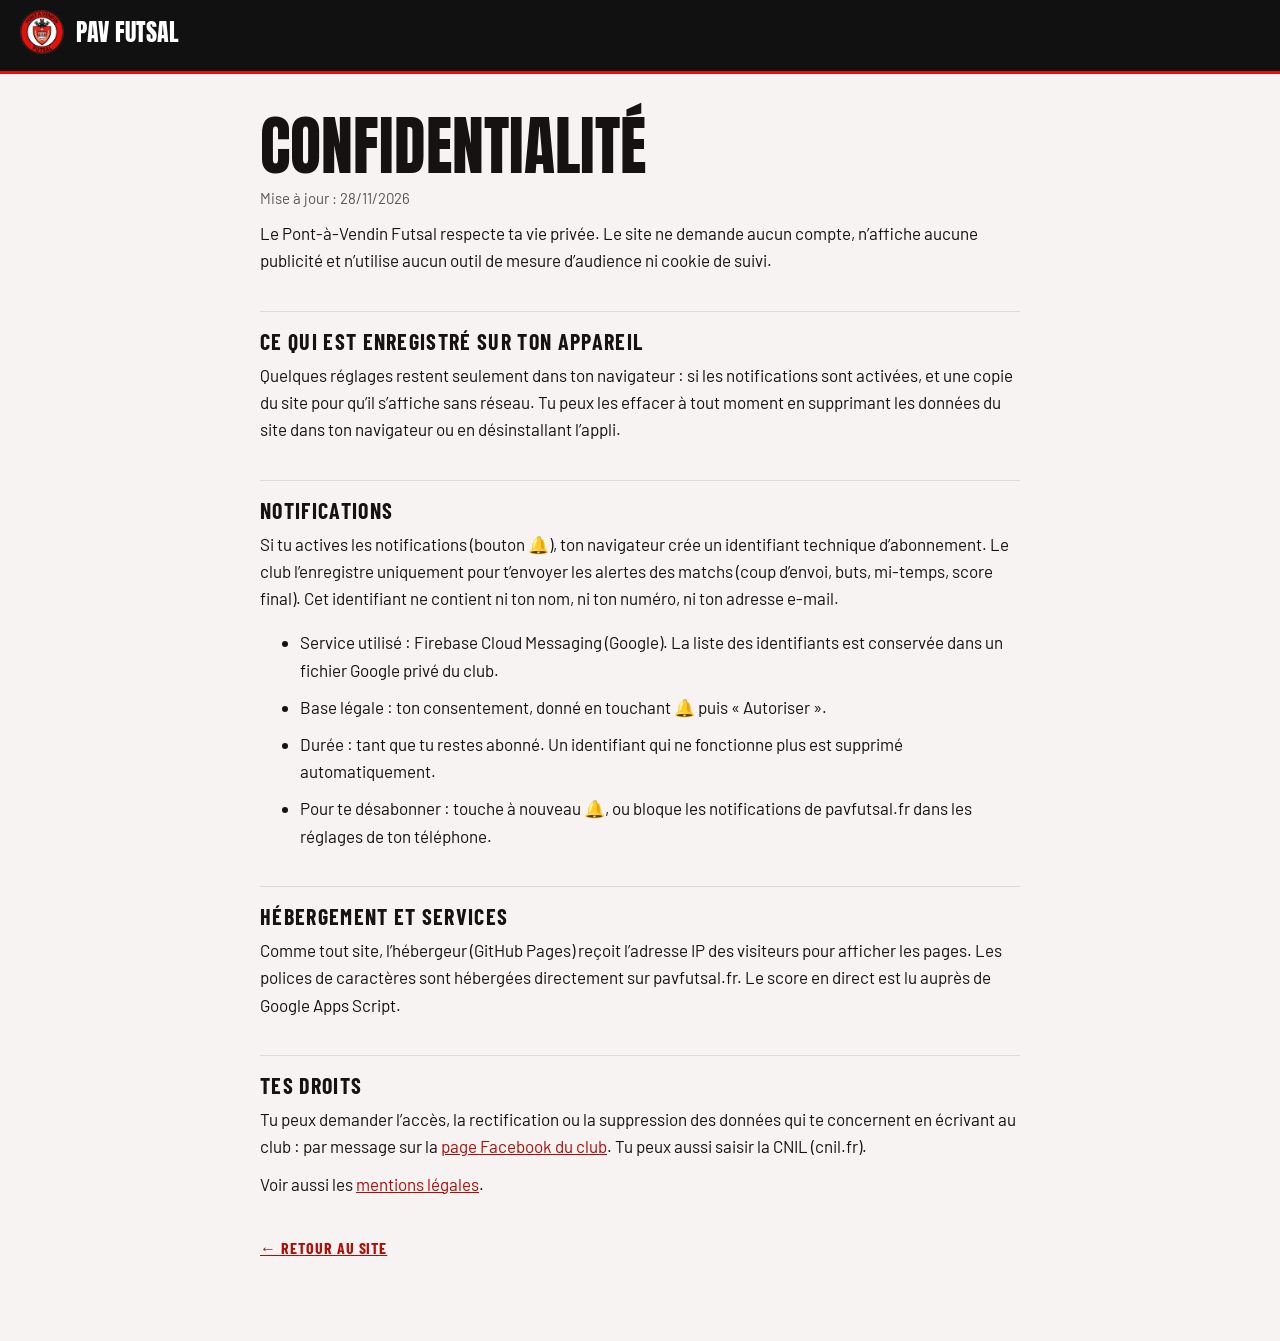
<file: confidentialite.html>
<!doctype html>
<html lang="fr"><head><meta charset="utf-8"><meta name="viewport" content="width=device-width,initial-scale=1,viewport-fit=cover">
<title>Confidentialité – Pont-à-Vendin Futsal</title><meta name="robots" content="noindex,follow"><link rel="canonical" href="https://pavfutsal.fr/confidentialite.html">
<link rel="icon" type="image/png" href="/assets/pav.png"><link rel="manifest" href="/manifest.webmanifest"><meta name="theme-color" content="#111111">
<link rel="stylesheet" href="/fonts/fonts.css">
<style>
:root{--rouge:#E3110A;--fg:#161212;--muted:#5F5655;--line:#E2DAD8;--bg:#F6F3F2}
body{margin:0;background:var(--bg);color:var(--fg);font:400 17px/1.6 'Barlow',Arial,sans-serif}
header{background:#111;border-bottom:3px solid var(--rouge);padding:calc(10px + env(safe-area-inset-top,0px)) 20px 10px}
header a{display:inline-flex;align-items:center;gap:12px;color:#fff;text-decoration:none;font:400 24px/1 'Anton',Impact,sans-serif}
header img{width:44px;height:44px}
main{max-width:760px;margin:0 auto;padding:40px 20px 80px}
h1{font:400 clamp(40px,8vw,64px)/1 'Anton',Impact,sans-serif;text-transform:uppercase;margin:0 0 8px}
h2{font:700 22px/1.2 'Barlow Condensed',sans-serif;letter-spacing:.06em;text-transform:uppercase;margin:36px 0 8px;padding-top:16px;border-top:1px solid var(--line)}
p,li{margin:0 0 10px} a{color:#B00D07}
.maj{color:var(--muted);font-size:15px}
.todo{color:var(--muted);font-style:italic}
.retour{display:inline-block;margin-top:32px;font:700 16px/1 'Barlow Condensed',sans-serif;letter-spacing:.06em;text-transform:uppercase}
</style></head><body>
<header><a href="/"><img src="/assets/pav.png" alt="">PAV FUTSAL</a></header>
<main><h1>Confidentialité</h1><p class="maj">Mise à jour : 28/11/2026</p>

<p>Le Pont-à-Vendin Futsal respecte ta vie privée. Le site ne demande aucun compte, n’affiche aucune publicité et n’utilise aucun outil de mesure d’audience ni cookie de suivi.</p>
<h2>Ce qui est enregistré sur ton appareil</h2>
<p>Quelques réglages restent seulement dans ton navigateur : si les notifications sont activées, et une copie du site pour qu’il s’affiche sans réseau. Tu peux les effacer à tout moment en supprimant les données du site dans ton navigateur ou en désinstallant l’appli.</p>
<h2>Notifications</h2>
<p>Si tu actives les notifications (bouton 🔔), ton navigateur crée un identifiant technique d’abonnement. Le club l’enregistre uniquement pour t’envoyer les alertes des matchs (coup d’envoi, buts, mi-temps, score final). Cet identifiant ne contient ni ton nom, ni ton numéro, ni ton adresse e-mail.</p>
<ul><li>Service utilisé : Firebase Cloud Messaging (Google). La liste des identifiants est conservée dans un fichier Google privé du club.</li>
<li>Base légale : ton consentement, donné en touchant 🔔 puis « Autoriser ».</li>
<li>Durée : tant que tu restes abonné. Un identifiant qui ne fonctionne plus est supprimé automatiquement.</li>
<li>Pour te désabonner : touche à nouveau 🔔, ou bloque les notifications de pavfutsal.fr dans les réglages de ton téléphone.</li></ul>
<h2>Hébergement et services</h2>
<p>Comme tout site, l’hébergeur (GitHub Pages) reçoit l’adresse IP des visiteurs pour afficher les pages. Les polices de caractères sont hébergées directement sur pavfutsal.fr. Le score en direct est lu auprès de Google Apps Script.</p>
<h2>Tes droits</h2>
<p>Tu peux demander l’accès, la rectification ou la suppression des données qui te concernent en écrivant au club : par message sur la <a href="https://www.facebook.com/profile.php?id=61572698814286" target="_blank" rel="noopener">page Facebook du club</a>. Tu peux aussi saisir la CNIL (cnil.fr).</p>
<p>Voir aussi les <a href="/mentions-legales.html">mentions légales</a>.</p>
<a class="retour" href="/">← Retour au site</a></main></body></html>
</file>
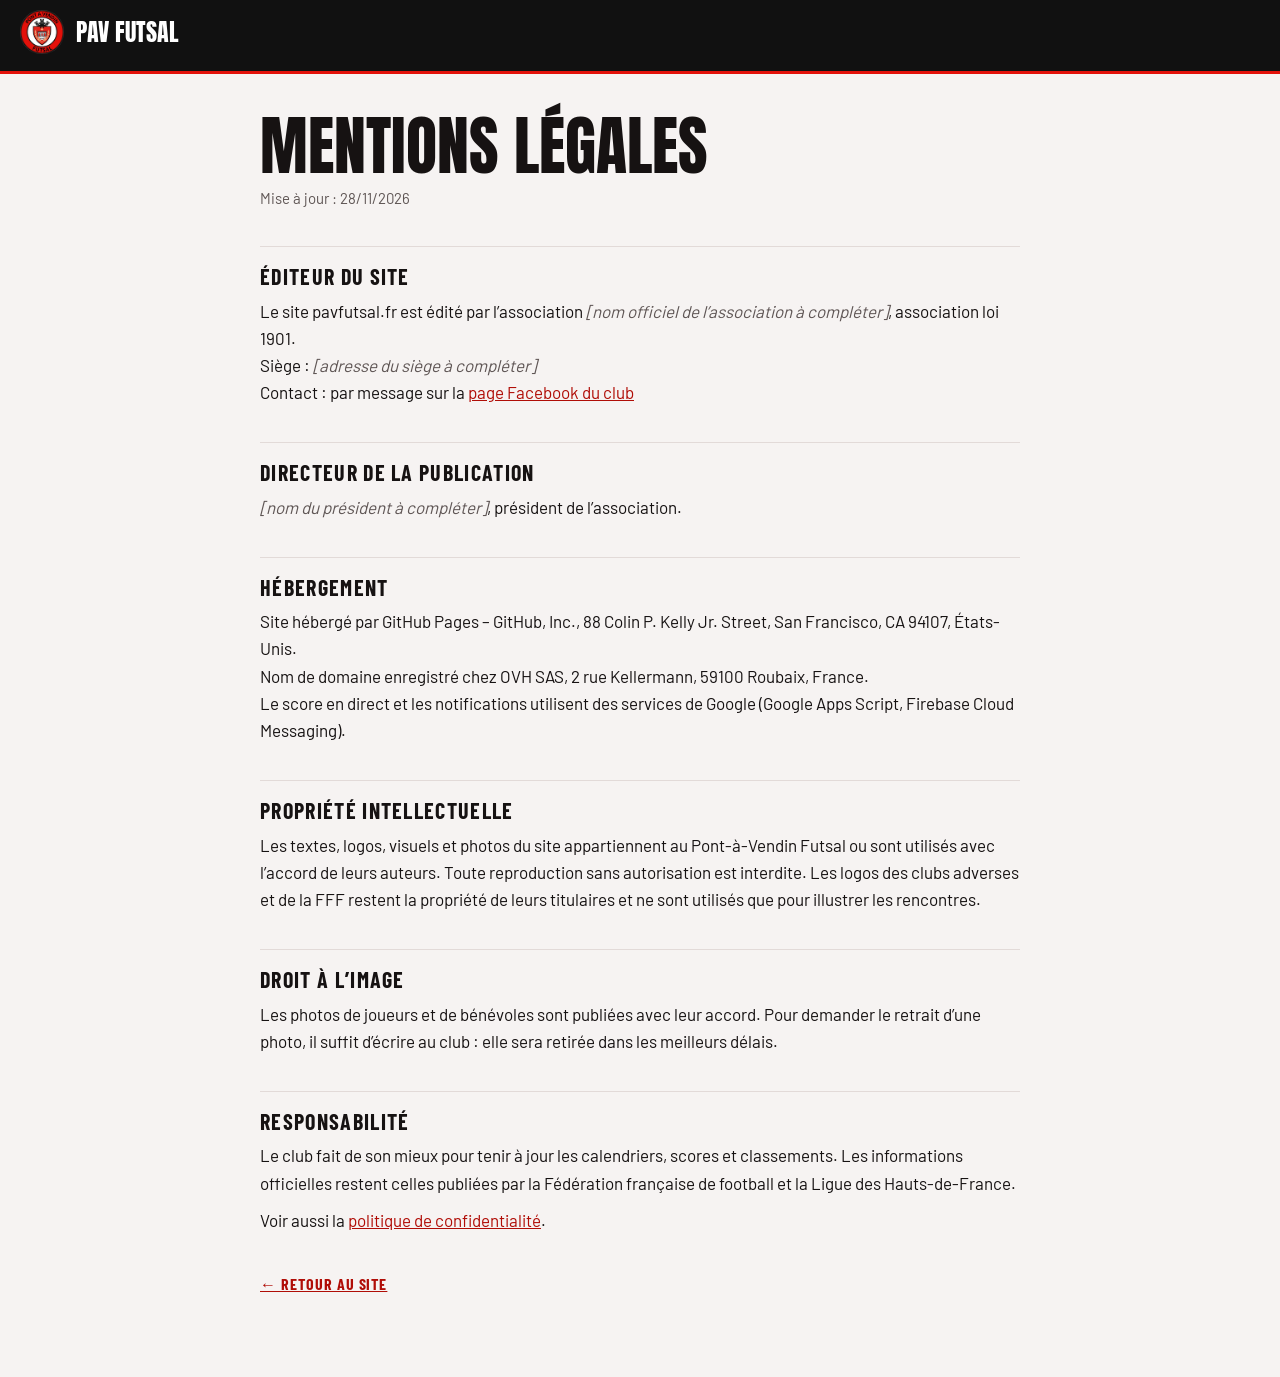
<file: mentions-legales.html>
<!doctype html>
<html lang="fr"><head><meta charset="utf-8"><meta name="viewport" content="width=device-width,initial-scale=1,viewport-fit=cover">
<title>Mentions légales – Pont-à-Vendin Futsal</title><meta name="robots" content="noindex,follow"><link rel="canonical" href="https://pavfutsal.fr/mentions-legales.html">
<link rel="icon" type="image/png" href="/assets/pav.png"><link rel="manifest" href="/manifest.webmanifest"><meta name="theme-color" content="#111111">
<link rel="stylesheet" href="/fonts/fonts.css">
<style>
:root{--rouge:#E3110A;--fg:#161212;--muted:#5F5655;--line:#E2DAD8;--bg:#F6F3F2}
body{margin:0;background:var(--bg);color:var(--fg);font:400 17px/1.6 'Barlow',Arial,sans-serif}
header{background:#111;border-bottom:3px solid var(--rouge);padding:calc(10px + env(safe-area-inset-top,0px)) 20px 10px}
header a{display:inline-flex;align-items:center;gap:12px;color:#fff;text-decoration:none;font:400 24px/1 'Anton',Impact,sans-serif}
header img{width:44px;height:44px}
main{max-width:760px;margin:0 auto;padding:40px 20px 80px}
h1{font:400 clamp(40px,8vw,64px)/1 'Anton',Impact,sans-serif;text-transform:uppercase;margin:0 0 8px}
h2{font:700 22px/1.2 'Barlow Condensed',sans-serif;letter-spacing:.06em;text-transform:uppercase;margin:36px 0 8px;padding-top:16px;border-top:1px solid var(--line)}
p,li{margin:0 0 10px} a{color:#B00D07}
.maj{color:var(--muted);font-size:15px}
.todo{color:var(--muted);font-style:italic}
.retour{display:inline-block;margin-top:32px;font:700 16px/1 'Barlow Condensed',sans-serif;letter-spacing:.06em;text-transform:uppercase}
</style></head><body>
<header><a href="/"><img src="/assets/pav.png" alt="">PAV FUTSAL</a></header>
<main><h1>Mentions légales</h1><p class="maj">Mise à jour : 28/11/2026</p>

<h2>Éditeur du site</h2>
<p>Le site pavfutsal.fr est édité par l’association <span class="todo">[nom officiel de l’association à compléter]</span>, association loi 1901.<br>
Siège : <span class="todo">[adresse du siège à compléter]</span><br>
Contact : par message sur la <a href="https://www.facebook.com/profile.php?id=61572698814286" target="_blank" rel="noopener">page Facebook du club</a></p>
<h2>Directeur de la publication</h2>
<p><span class="todo">[nom du président à compléter]</span>, président de l’association.</p>
<h2>Hébergement</h2>
<p>Site hébergé par GitHub Pages – GitHub, Inc., 88 Colin P. Kelly Jr. Street, San Francisco, CA 94107, États-Unis.<br>
Nom de domaine enregistré chez OVH SAS, 2 rue Kellermann, 59100 Roubaix, France.<br>
Le score en direct et les notifications utilisent des services de Google (Google Apps Script, Firebase Cloud Messaging).</p>
<h2>Propriété intellectuelle</h2>
<p>Les textes, logos, visuels et photos du site appartiennent au Pont-à-Vendin Futsal ou sont utilisés avec l’accord de leurs auteurs. Toute reproduction sans autorisation est interdite. Les logos des clubs adverses et de la FFF restent la propriété de leurs titulaires et ne sont utilisés que pour illustrer les rencontres.</p>
<h2>Droit à l’image</h2>
<p>Les photos de joueurs et de bénévoles sont publiées avec leur accord. Pour demander le retrait d’une photo, il suffit d’écrire au club : elle sera retirée dans les meilleurs délais.</p>
<h2>Responsabilité</h2>
<p>Le club fait de son mieux pour tenir à jour les calendriers, scores et classements. Les informations officielles restent celles publiées par la Fédération française de football et la Ligue des Hauts-de-France.</p>
<p>Voir aussi la <a href="/confidentialite.html">politique de confidentialité</a>.</p>
<a class="retour" href="/">← Retour au site</a></main></body></html>
</file>
<file: fonts/fonts.css>
@font-face{font-family:'Anton';font-style:normal;font-weight:400;font-display:swap;src:url(/fonts/anton-latin-ext-400-normal.woff2) format('woff2');unicode-range:U+0100-02BA,U+02BD-02C5,U+02C7-02CC,U+02CE-02D7,U+02DD-02FF,U+0304,U+0308,U+0329,U+1D00-1DBF,U+1E00-1E9F,U+1EF2-1EFF,U+2020,U+20A0-20AB,U+20AD-20C0,U+2113,U+2C60-2C7F,U+A720-A7FF}
@font-face{font-family:'Anton';font-style:normal;font-weight:400;font-display:swap;src:url(/fonts/anton-latin-400-normal.woff2) format('woff2');unicode-range:U+0000-00FF,U+0131,U+0152-0153,U+02BB-02BC,U+02C6,U+02DA,U+02DC,U+0304,U+0308,U+0329,U+2000-206F,U+20AC,U+2122,U+2191,U+2193,U+2212,U+2215,U+FEFF,U+FFFD}
@font-face{font-family:'Barlow';font-style:normal;font-weight:400;font-display:swap;src:url(/fonts/barlow-latin-ext-400-normal.woff2) format('woff2');unicode-range:U+0100-02BA,U+02BD-02C5,U+02C7-02CC,U+02CE-02D7,U+02DD-02FF,U+0304,U+0308,U+0329,U+1D00-1DBF,U+1E00-1E9F,U+1EF2-1EFF,U+2020,U+20A0-20AB,U+20AD-20C0,U+2113,U+2C60-2C7F,U+A720-A7FF}
@font-face{font-family:'Barlow';font-style:normal;font-weight:400;font-display:swap;src:url(/fonts/barlow-latin-400-normal.woff2) format('woff2');unicode-range:U+0000-00FF,U+0131,U+0152-0153,U+02BB-02BC,U+02C6,U+02DA,U+02DC,U+0304,U+0308,U+0329,U+2000-206F,U+20AC,U+2122,U+2191,U+2193,U+2212,U+2215,U+FEFF,U+FFFD}
@font-face{font-family:'Barlow';font-style:normal;font-weight:500;font-display:swap;src:url(/fonts/barlow-latin-ext-500-normal.woff2) format('woff2');unicode-range:U+0100-02BA,U+02BD-02C5,U+02C7-02CC,U+02CE-02D7,U+02DD-02FF,U+0304,U+0308,U+0329,U+1D00-1DBF,U+1E00-1E9F,U+1EF2-1EFF,U+2020,U+20A0-20AB,U+20AD-20C0,U+2113,U+2C60-2C7F,U+A720-A7FF}
@font-face{font-family:'Barlow';font-style:normal;font-weight:500;font-display:swap;src:url(/fonts/barlow-latin-500-normal.woff2) format('woff2');unicode-range:U+0000-00FF,U+0131,U+0152-0153,U+02BB-02BC,U+02C6,U+02DA,U+02DC,U+0304,U+0308,U+0329,U+2000-206F,U+20AC,U+2122,U+2191,U+2193,U+2212,U+2215,U+FEFF,U+FFFD}
@font-face{font-family:'Barlow';font-style:normal;font-weight:600;font-display:swap;src:url(/fonts/barlow-latin-ext-600-normal.woff2) format('woff2');unicode-range:U+0100-02BA,U+02BD-02C5,U+02C7-02CC,U+02CE-02D7,U+02DD-02FF,U+0304,U+0308,U+0329,U+1D00-1DBF,U+1E00-1E9F,U+1EF2-1EFF,U+2020,U+20A0-20AB,U+20AD-20C0,U+2113,U+2C60-2C7F,U+A720-A7FF}
@font-face{font-family:'Barlow';font-style:normal;font-weight:600;font-display:swap;src:url(/fonts/barlow-latin-600-normal.woff2) format('woff2');unicode-range:U+0000-00FF,U+0131,U+0152-0153,U+02BB-02BC,U+02C6,U+02DA,U+02DC,U+0304,U+0308,U+0329,U+2000-206F,U+20AC,U+2122,U+2191,U+2193,U+2212,U+2215,U+FEFF,U+FFFD}
@font-face{font-family:'Barlow';font-style:normal;font-weight:700;font-display:swap;src:url(/fonts/barlow-latin-ext-700-normal.woff2) format('woff2');unicode-range:U+0100-02BA,U+02BD-02C5,U+02C7-02CC,U+02CE-02D7,U+02DD-02FF,U+0304,U+0308,U+0329,U+1D00-1DBF,U+1E00-1E9F,U+1EF2-1EFF,U+2020,U+20A0-20AB,U+20AD-20C0,U+2113,U+2C60-2C7F,U+A720-A7FF}
@font-face{font-family:'Barlow';font-style:normal;font-weight:700;font-display:swap;src:url(/fonts/barlow-latin-700-normal.woff2) format('woff2');unicode-range:U+0000-00FF,U+0131,U+0152-0153,U+02BB-02BC,U+02C6,U+02DA,U+02DC,U+0304,U+0308,U+0329,U+2000-206F,U+20AC,U+2122,U+2191,U+2193,U+2212,U+2215,U+FEFF,U+FFFD}
@font-face{font-family:'Barlow Condensed';font-style:normal;font-weight:600;font-display:swap;src:url(/fonts/barlow-condensed-latin-ext-600-normal.woff2) format('woff2');unicode-range:U+0100-02BA,U+02BD-02C5,U+02C7-02CC,U+02CE-02D7,U+02DD-02FF,U+0304,U+0308,U+0329,U+1D00-1DBF,U+1E00-1E9F,U+1EF2-1EFF,U+2020,U+20A0-20AB,U+20AD-20C0,U+2113,U+2C60-2C7F,U+A720-A7FF}
@font-face{font-family:'Barlow Condensed';font-style:normal;font-weight:600;font-display:swap;src:url(/fonts/barlow-condensed-latin-600-normal.woff2) format('woff2');unicode-range:U+0000-00FF,U+0131,U+0152-0153,U+02BB-02BC,U+02C6,U+02DA,U+02DC,U+0304,U+0308,U+0329,U+2000-206F,U+20AC,U+2122,U+2191,U+2193,U+2212,U+2215,U+FEFF,U+FFFD}
@font-face{font-family:'Barlow Condensed';font-style:normal;font-weight:700;font-display:swap;src:url(/fonts/barlow-condensed-latin-ext-700-normal.woff2) format('woff2');unicode-range:U+0100-02BA,U+02BD-02C5,U+02C7-02CC,U+02CE-02D7,U+02DD-02FF,U+0304,U+0308,U+0329,U+1D00-1DBF,U+1E00-1E9F,U+1EF2-1EFF,U+2020,U+20A0-20AB,U+20AD-20C0,U+2113,U+2C60-2C7F,U+A720-A7FF}
@font-face{font-family:'Barlow Condensed';font-style:normal;font-weight:700;font-display:swap;src:url(/fonts/barlow-condensed-latin-700-normal.woff2) format('woff2');unicode-range:U+0000-00FF,U+0131,U+0152-0153,U+02BB-02BC,U+02C6,U+02DA,U+02DC,U+0304,U+0308,U+0329,U+2000-206F,U+20AC,U+2122,U+2191,U+2193,U+2212,U+2215,U+FEFF,U+FFFD}
</file>
